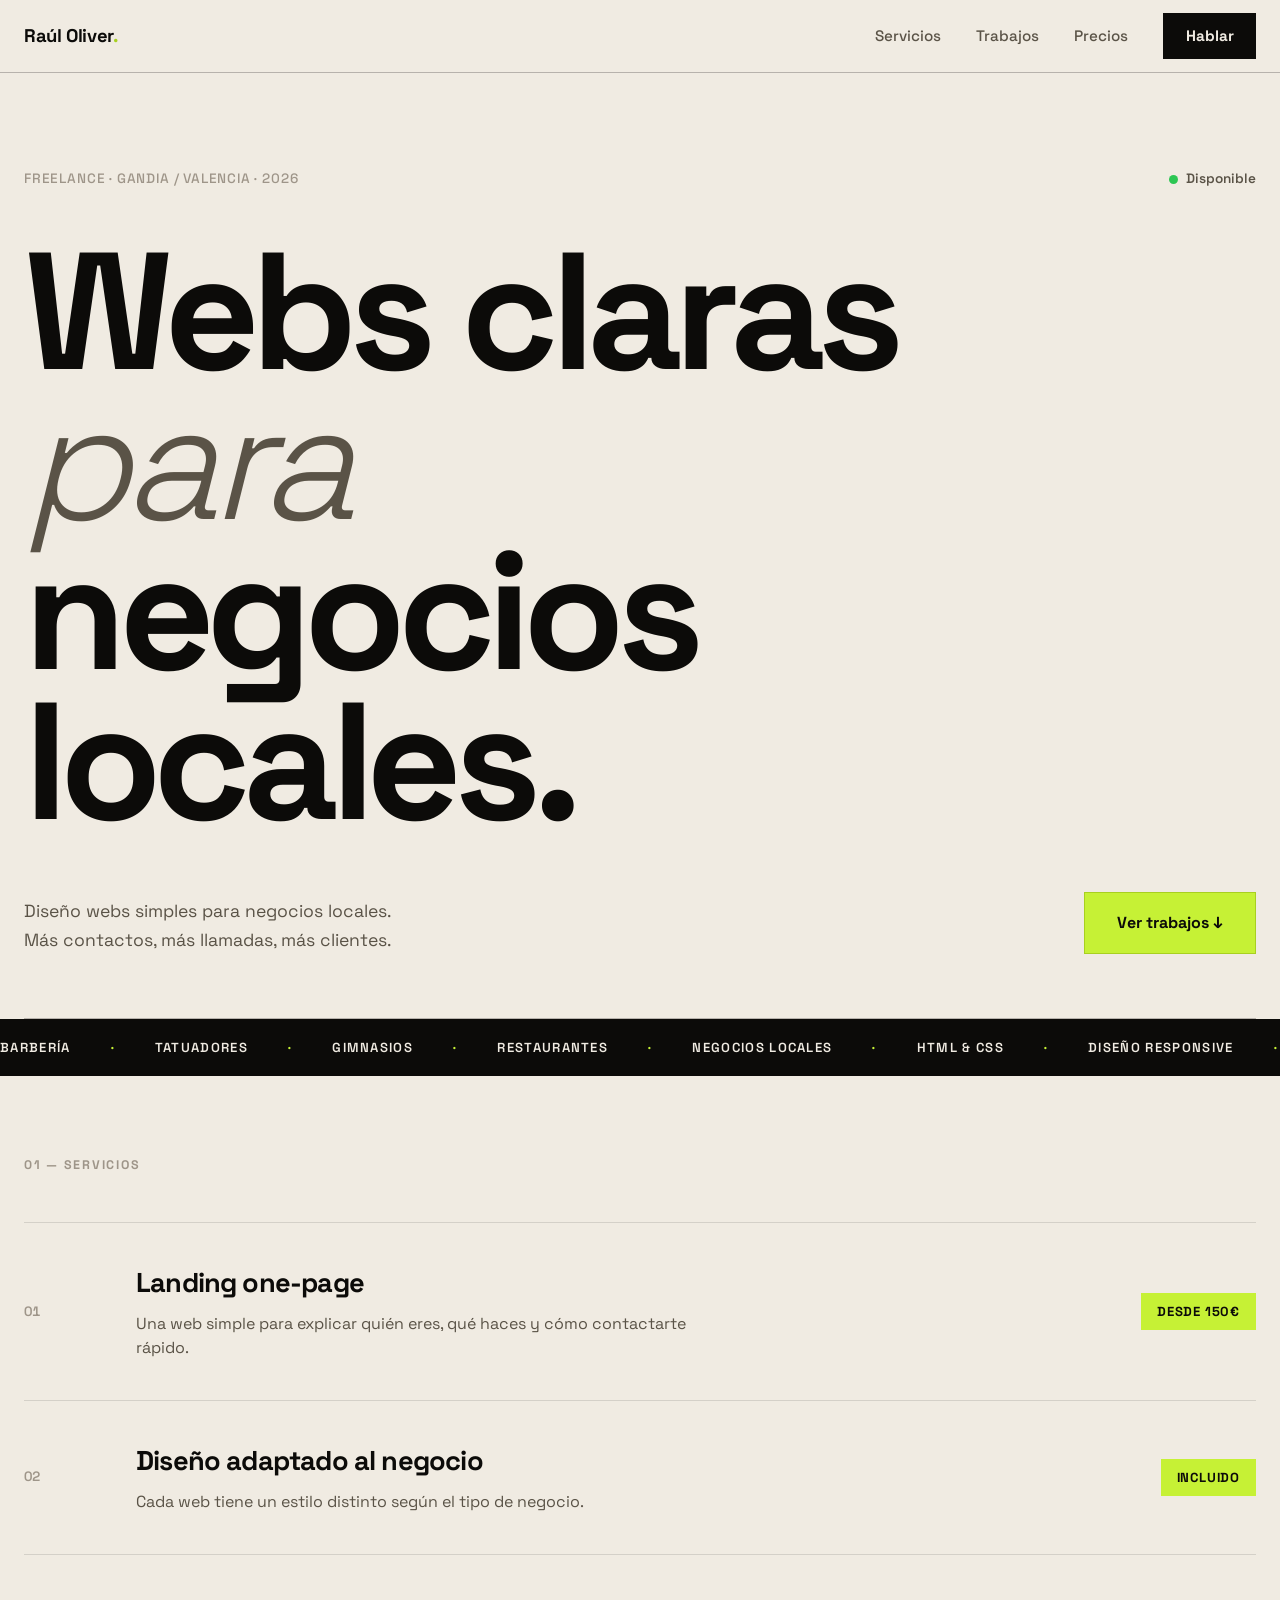
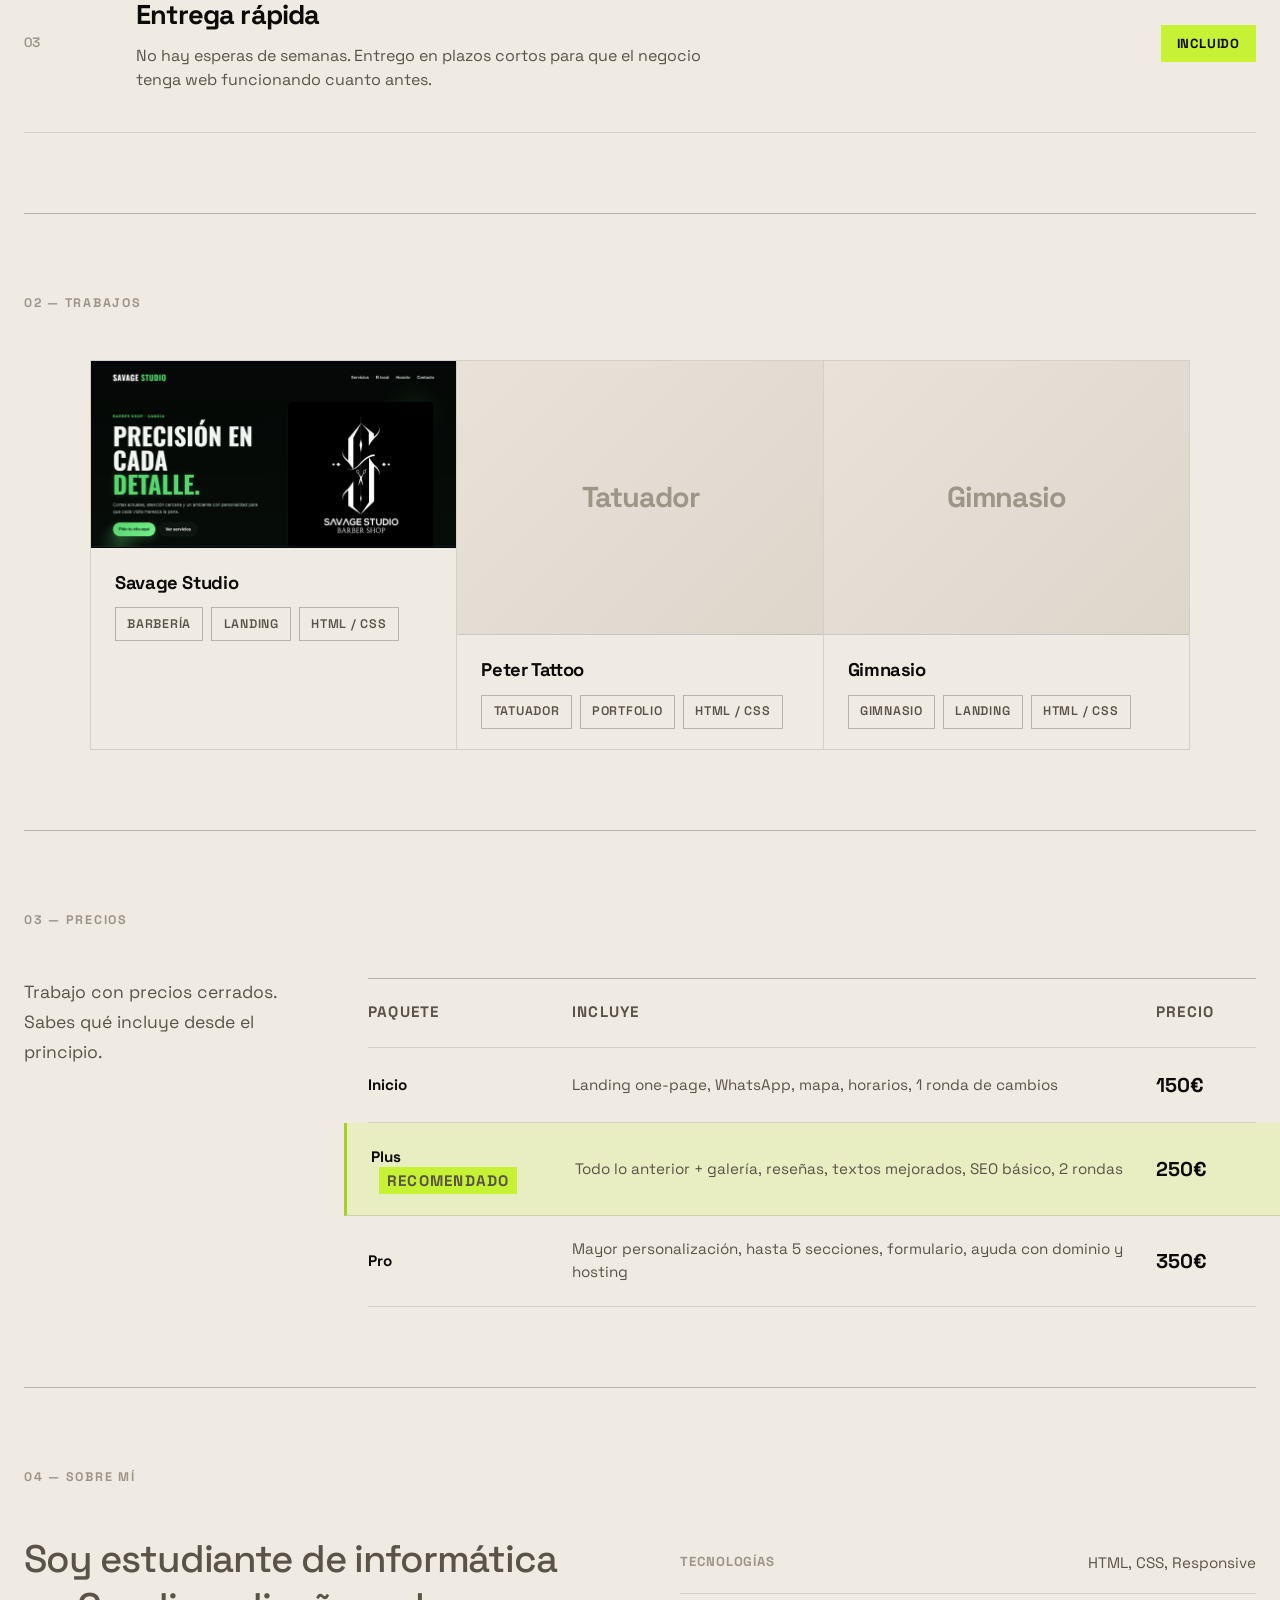
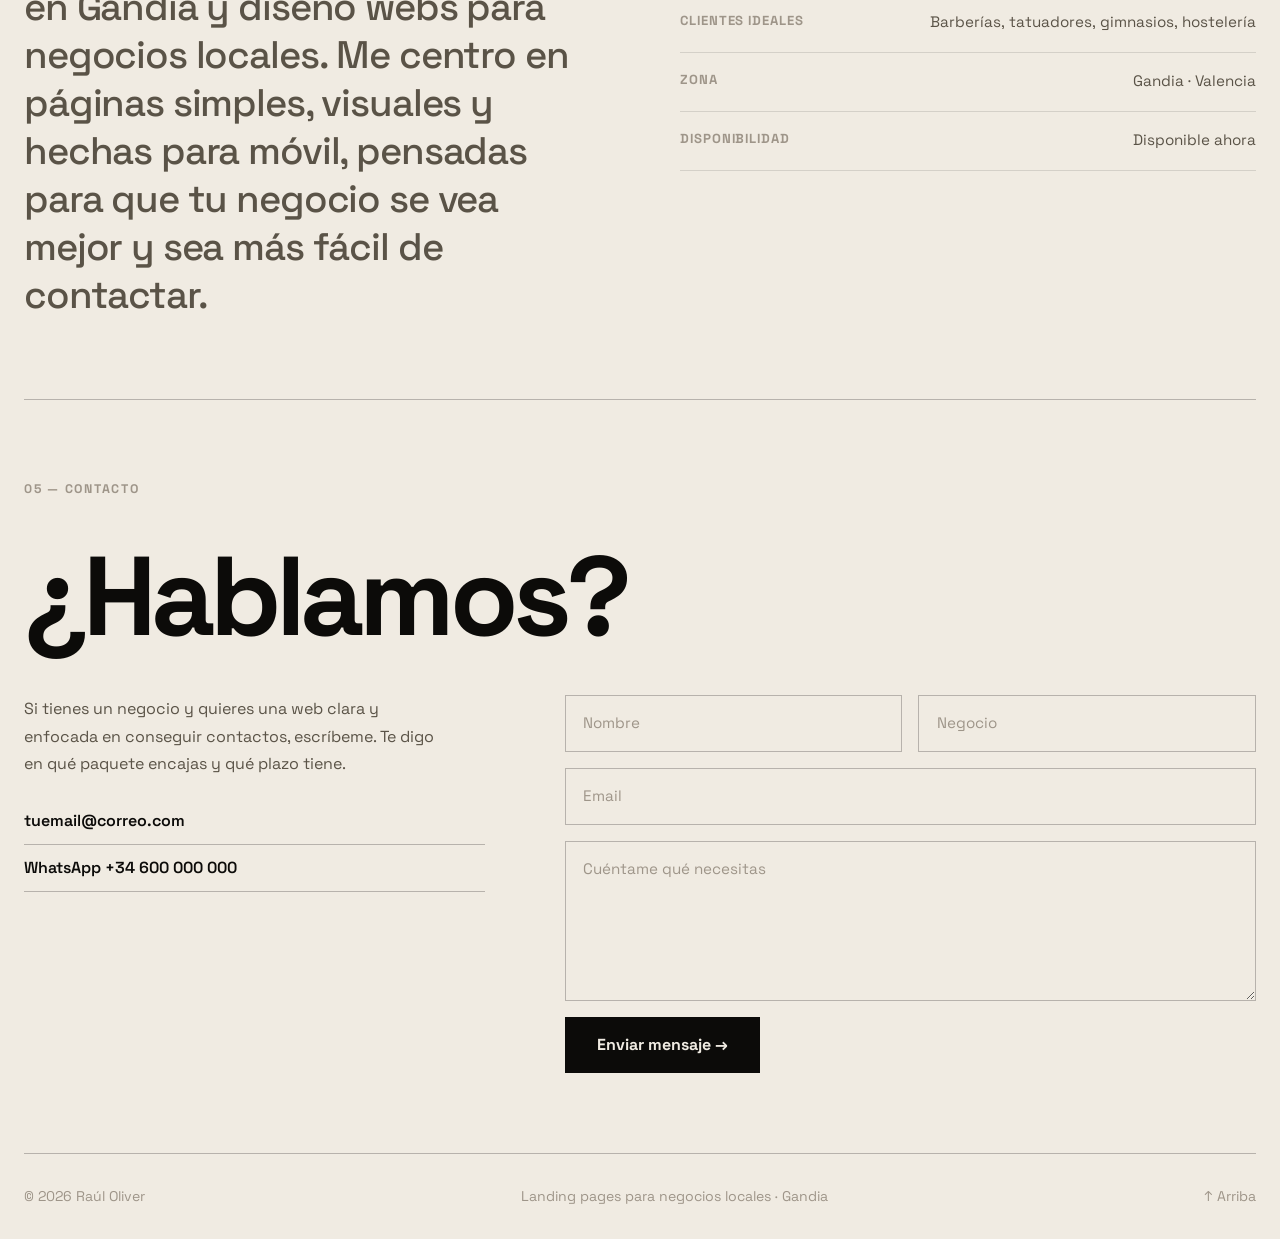
<file: index.html>
<!DOCTYPE html>
<html lang="es">
<head>
  <meta charset="UTF-8" />
  <meta name="viewport" content="width=device-width, initial-scale=1.0" />
  <title>Raúl Oliver · Landing Pages para negocios locales</title>
  <meta name="description" content="Diseño landing pages para negocios locales. Gandia, Valencia." />
  <link rel="preconnect" href="https://fonts.googleapis.com" />
  <link rel="preconnect" href="https://fonts.gstatic.com" crossorigin />
  <link href="https://fonts.googleapis.com/css2?family=Space+Grotesk:wght@300;400;500;600;700&display=swap" rel="stylesheet" />
  <link rel="stylesheet" href="style.css" />
</head>
<body>

  <!-- NAV -->
  <header class="nav-bar">
    <div class="nav-inner">
      <a href="#" class="logo">Raúl Oliver<span class="logo-dot">.</span></a>
      <nav class="main-nav">
        <a href="#servicios">Servicios</a>
        <a href="#trabajos">Trabajos</a>
        <a href="#precios">Precios</a>
        <a href="#contacto" class="nav-pill">Hablar</a>
      </nav>
    </div>
  </header>

  <main>

    <!-- HERO -->
    <section class="hero">
      <div class="hero-top">
        <span class="tag">Freelance · Gandia / Valencia · 2026</span>
        <span class="available"><span class="dot"></span> Disponible</span>
      </div>

      <h1 class="hero-title">
        Webs claras<br />
        <em>para</em><br />
        negocios locales.
      </h1>

      <div class="hero-bottom">
        <p class="hero-sub">
          Diseño webs simples para negocios locales.<br />
          Más contactos, más llamadas, más clientes.
        </p>
        <a href="#trabajos" class="cta-main">Ver trabajos ↓</a>
      </div>
    </section>

    <!-- TICKER -->
    <div class="ticker-wrap">
      <div class="ticker">
        <span>Barbería</span><span class="sep">·</span>
        <span>Tatuadores</span><span class="sep">·</span>
        <span>Gimnasios</span><span class="sep">·</span>
        <span>Restaurantes</span><span class="sep">·</span>
        <span>Negocios locales</span><span class="sep">·</span>
        <span>HTML & CSS</span><span class="sep">·</span>
        <span>Diseño responsive</span><span class="sep">·</span>
        <span>Gandia · Valencia</span><span class="sep">·</span>
        <span>Barbería</span><span class="sep">·</span>
        <span>Tatuadores</span><span class="sep">·</span>
        <span>Gimnasios</span><span class="sep">·</span>
        <span>Restaurantes</span><span class="sep">·</span>
      </div>
    </div>

    <!-- SERVICIOS -->
    <section class="section" id="servicios">
      <div class="section-label">01 — Servicios</div>
      <div class="services-list">

        <div class="service-item">
          <span class="service-num">01</span>
          <div class="service-content">
            <h2>Landing one-page</h2>
            <p>Una web simple para explicar quién eres, qué haces y cómo contactarte rápido.</p>
          </div>
          <span class="service-tag">desde 150€</span>
        </div>

        <div class="service-item">
          <span class="service-num">02</span>
          <div class="service-content">
            <h2>Diseño adaptado al negocio</h2>
            <p>Cada web tiene un estilo distinto según el tipo de negocio.</p>
          </div>
          <span class="service-tag">incluido</span>
        </div>

        <div class="service-item">
          <span class="service-num">03</span>
          <div class="service-content">
            <h2>Entrega rápida</h2>
            <p>No hay esperas de semanas. Entrego en plazos cortos para que el negocio tenga web funcionando cuanto antes.</p>
          </div>
          <span class="service-tag">incluido</span>
        </div>

      </div>
    </section>

    <!-- TRABAJOS -->
   <!-- TRABAJOS -->
<section class="section" id="trabajos">
  <div class="section-label">02 — Trabajos</div>

  <div class="projects-grid">

    <article class="project">
      <a href="https://rzocar.github.io/savage-studio/" class="project-link" target="_blank">
        <div class="project-visual" data-label="">
          <img src="previews/Barberia.png" alt="Landing de barbería Savage Studio">
          <div class="project-overlay">
            <span>Ver →</span>
          </div>
        </div>

        <div class="project-meta">
          <h3>Savage Studio</h3>
          <div class="project-tags">
            <span>Barbería</span>
            <span>Landing</span>
            <span>HTML / CSS</span>
          </div>
        </div>
      </a>
    </article>

    <article class="project">
      <a href="https://rzocar.github.io/tatuador/" class="project-link" target="_blank">
        <div class="project-visual" data-label="Tatuador">
          <div class="project-overlay">
            <span>Ver →</span>
          </div>
        </div>
        <div class="project-meta">
          <h3>Peter Tattoo</h3>
          <div class="project-tags">
            <span>Tatuador</span>
            <span>Portfolio</span>
            <span>HTML / CSS</span>
          </div>
        </div>
      </a>
    </article>

    <article class="project">
      <a href="https://rzocar.github.io/gimnasio/" class="project-link" target="_blank">
        <div class="project-visual" data-label="Gimnasio">
          <div class="project-overlay">
            <span>Ver →</span>
          </div>
        </div>
        <div class="project-meta">
          <h3>Gimnasio</h3>
          <div class="project-tags">
            <span>Gimnasio</span>
            <span>Landing</span>
            <span>HTML / CSS</span>
          </div>
        </div>
      </a>
    </article>

  </div>
</section>


    <!-- PRECIOS -->
    <section class="section" id="precios">
      <div class="section-label">03 — Precios</div>

      <div class="pricing-wrap">

        <div class="pricing-intro">
          <p>Trabajo con precios cerrados.<br />Sabes qué incluye desde el principio.</p>
        </div>

        <div class="pricing-table">
          <div class="pricing-row header-row">
            <span>Paquete</span>
            <span>Incluye</span>
            <span>Precio</span>
          </div>

          <div class="pricing-row">
            <strong>Inicio</strong>
            <span>Landing one-page, WhatsApp, mapa, horarios, 1 ronda de cambios</span>
            <strong class="price-num">150€</strong>
          </div>

          <div class="pricing-row featured-row">
            <strong>Plus <span class="rec-badge">Recomendado</span></strong>
            <span>Todo lo anterior + galería, reseñas, textos mejorados, SEO básico, 2 rondas</span>
            <strong class="price-num">250€</strong>
          </div>

          <div class="pricing-row">
            <strong>Pro</strong>
            <span>Mayor personalización, hasta 5 secciones, formulario, ayuda con dominio y hosting</span>
            <strong class="price-num">350€</strong>
          </div>
        </div>

      </div>
    </section>

    <!-- ABOUT -->
    <section class="section about-section" id="sobre-mi">
      <div class="section-label">04 — Sobre mí</div>

      <div class="about-wrap">
        <div class="about-text">
          <h2>Soy estudiante de informática en Gandia y diseño webs para negocios locales. Me centro en páginas simples, visuales y hechas para móvil, pensadas para que tu negocio se vea mejor y sea más fácil de contactar.</h2>
        </div>
        <div class="about-details">
          <div class="detail-row">
            <span>Tecnologías</span>
            <span>HTML, CSS, Responsive</span>
          </div>
          <div class="detail-row">
            <span>Clientes ideales</span>
            <span>Barberías, tatuadores, gimnasios, hostelería</span>
          </div>
          <div class="detail-row">
            <span>Zona</span>
            <span>Gandia · Valencia</span>
          </div>
          <div class="detail-row">
            <span>Disponibilidad</span>
            <span>Disponible ahora</span>
          </div>
        </div>
      </div>
    </section>

    <!-- CONTACT CTA -->
    <section class="section contact-section" id="contacto">
      <div class="section-label">05 — Contacto</div>

      <div class="contact-wrap">
        <h2 class="contact-title">¿Hablamos?</h2>

        <div class="contact-body">
          <div class="contact-info">
            <p>Si tienes un negocio y quieres una web clara y enfocada en conseguir contactos, escríbeme. Te digo en qué paquete encajas y qué plazo tiene.</p>
            <div class="contact-links">
              <a href="mailto:tuemail@correo.com">tuemail@correo.com</a>
              <a href="https://wa.me/34600000000">WhatsApp +34 600 000 000</a>
            </div>
          </div>

          <form class="form">
            <div class="form-row">
              <input type="text" placeholder="Nombre" />
              <input type="text" placeholder="Negocio" />
            </div>
            <input type="email" placeholder="Email" />
            <textarea rows="5" placeholder="Cuéntame qué necesitas"></textarea>
            <button type="submit">Enviar mensaje →</button>
          </form>
        </div>
      </div>
    </section>

  </main>

  <footer class="site-footer">
    <span>© 2026 Raúl Oliver</span>
    <span>Landing pages para negocios locales · Gandia</span>
    <a href="#top">↑ Arriba</a>
  </footer>

</body>
</html>
</file>
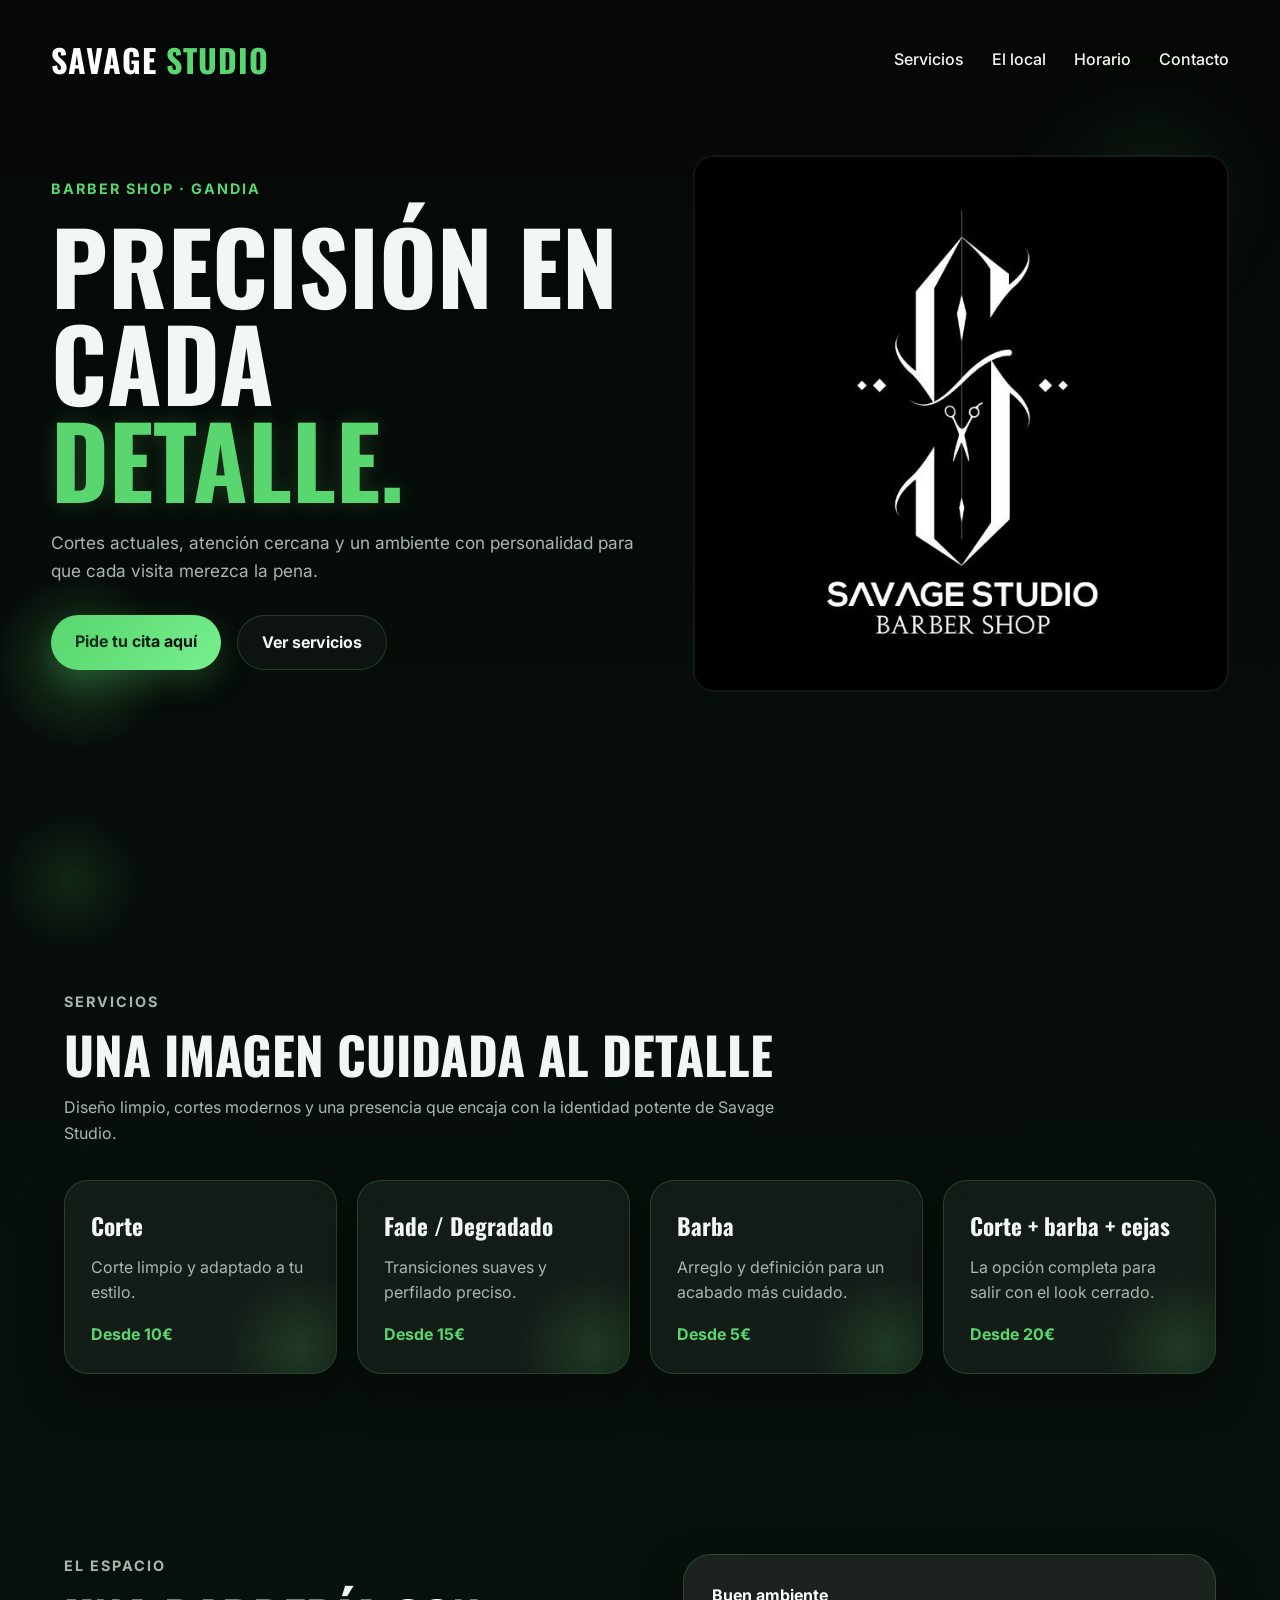
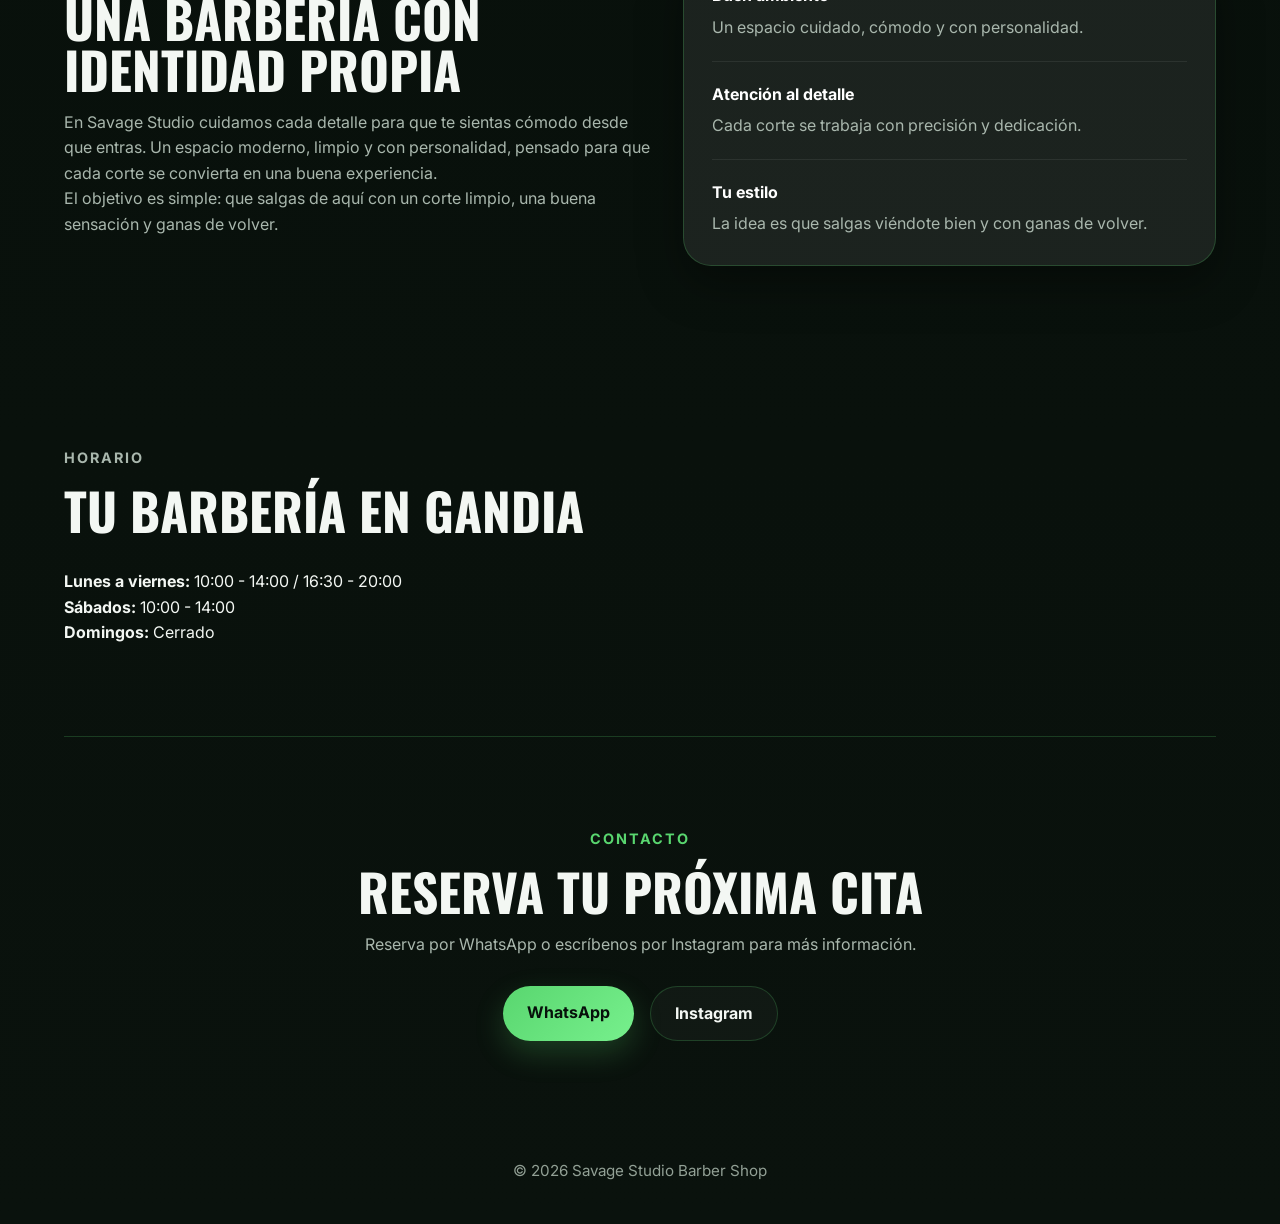
<file: Barbería/index.html>
<!DOCTYPE html>
<html lang="es">
<head>
  <meta charset="UTF-8">
  <meta name="viewport" content="width=device-width, initial-scale=1.0">
  <title>Savage Studio Barber Shop</title>
  <meta name="description" content="Barbería moderna con estilo selvático, cortes precisos y ambiente exclusivo.">
  <link rel="preconnect" href="https://fonts.googleapis.com">
  <link rel="preconnect" href="https://fonts.gstatic.com" crossorigin>
  <link href="https://fonts.googleapis.com/css2?family=Oswald:wght@400;600;700&family=Inter:wght@300;400;500;600;700&display=swap" rel="stylesheet">
  <link rel="stylesheet" href="style.css">
</head>
<body>

  <header class="hero" id="inicio">
    <nav class="navbar">
      <div class="logo">SAVAGE <span>STUDIO</span></div>

      <input type="checkbox" id="menu-toggle" class="menu-toggle">

      <label for="menu-toggle" class="hamburger">
        <span></span>
        <span></span>
        <span></span>
      </label>

      <ul class="nav-links">
        <li><a href="#servicios">Servicios</a></li>
        <li><a href="#espacio">El local</a></li>
        <li><a href="#horario">Horario</a></li>
        <li><a href="#contacto">Contacto</a></li>
      </ul>
    </nav>

    <div class="hero-content">
      <div class="hero-text">
        <p class="tag">BARBER SHOP · GANDIA</p>
        <h1>Precisión en cada<br> <span>detalle.</span></h1>
        <p class="hero-description">
         Cortes actuales, atención cercana y un ambiente con personalidad para que cada visita merezca la pena.
        </p>

        <div class="hero-buttons">
          <a href="#contacto" class="btn btn-primary">Pide tu cita aquí</a>
          <a href="#servicios" class="btn btn-secondary">Ver servicios</a>
        </div>
      </div>

      <div class="hero-card">
        <img src="barberialogo.jpg" alt="Interior de Savage Studio Barber Shop">
      </div>
    </div>
  </header>

  <main>
    <section class="services section" id="servicios">
      <div class="section-intro">
        <p class="mini-title">SERVICIOS</p>
        <h2>Una imagen cuidada al detalle</h2>
        <p>
          Diseño limpio, cortes modernos y una presencia que encaja con la identidad potente de Savage Studio.
        </p>
      </div>

      <div class="services-grid">
        <article class="service-card">
          <h3>Corte</h3>
          <p>Corte limpio y adaptado a tu estilo.</p>
          <span>Desde 10€</span>
        </article>

        <article class="service-card">
          <h3>Fade / Degradado</h3>
          <p>Transiciones suaves y perfilado preciso.</p>
          <span>Desde 15€</span>
        </article>

        <article class="service-card">
          <h3>Barba</h3>
          <p>Arreglo y definición para un acabado más cuidado.</p>
          <span>Desde 5€</span>
        </article>

        <article class="service-card">
          <h3>Corte + barba + cejas</h3>
          <p>La opción completa para salir con el look cerrado.</p>
          <span>Desde 20€</span>
        </article>
      </div>
    </section>

    <section class="space section" id="espacio">
      <div class="space-text">
        <p class="mini-title">EL ESPACIO</p>
        <h2>Una barbería con identidad propia</h2>
        <p>
          En Savage Studio cuidamos cada detalle para que te sientas cómodo desde que entras. Un espacio moderno, limpio y con personalidad, pensado para que cada corte se convierta en una buena experiencia.
        </p>
        <p>
          El objetivo es simple: que salgas de aquí con un corte limpio, una buena sensación y ganas de volver.
        </p>
      </div>

      <div class="space-box">
        <div class="feature">
          <strong>Buen ambiente</strong>
          <p>Un espacio cuidado, cómodo y con personalidad.</p>
        </div>

        <div class="feature">
          <strong>Atención al detalle</strong>
          <p>Cada corte se trabaja con precisión y dedicación.</p>
        </div>

        <div class="feature">
          <strong>Tu estilo</strong>
          <p>La idea es que salgas viéndote bien y con ganas de volver.</p>
        </div>
      </div>
    </section>

    <section class="schedule section" id="horario">
  <div class="section-intro">
    <p class="mini-title">HORARIO</p>
    <h2>Tu barbería en Gandia</h2>
  </div>

  <div class="schedule-box">
    <p><strong>Lunes a viernes:</strong> 10:00 - 14:00 / 16:30 - 20:00</p>
    <p><strong>Sábados:</strong> 10:00 - 14:00</p>
    <p><strong>Domingos:</strong> Cerrado</p>
  </div>
</section>


    <section class="contact section" id="contacto">
      <p class="mini-title">CONTACTO</p>
      <h2>Reserva tu próxima cita</h2>
      <p class="contact-text">
        Reserva por WhatsApp o escríbenos por Instagram para más información.
      </p>

      <div class="contact-buttons">
        <a href="https://wa.me/602571752" class="btn btn-primary">WhatsApp</a>
        <a href="https://www.instagram.com/savage_barberstudio/" class="btn btn-secondary">Instagram</a>
      </div>
    </section>
  </main>

  <footer class="footer">
    <p>© 2026 Savage Studio Barber Shop</p>
  </footer>

</body>
</html>
</file>
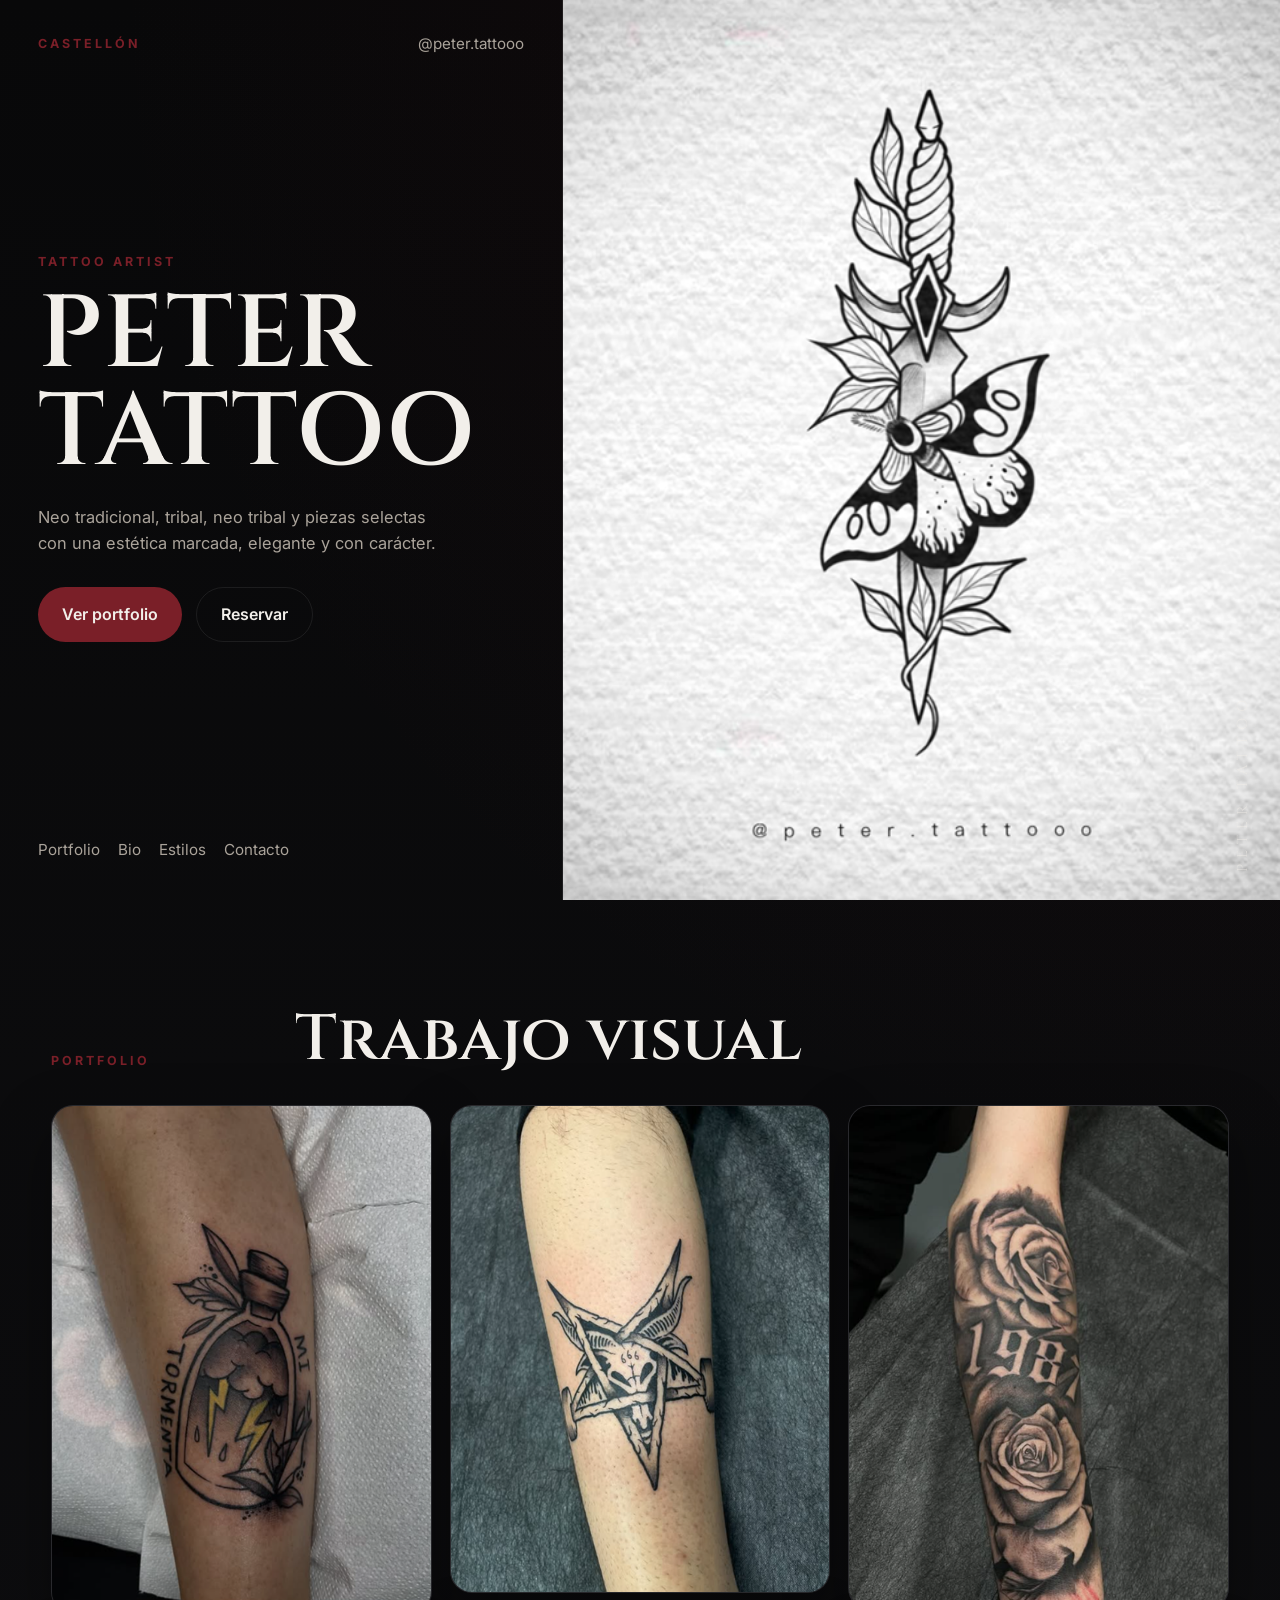
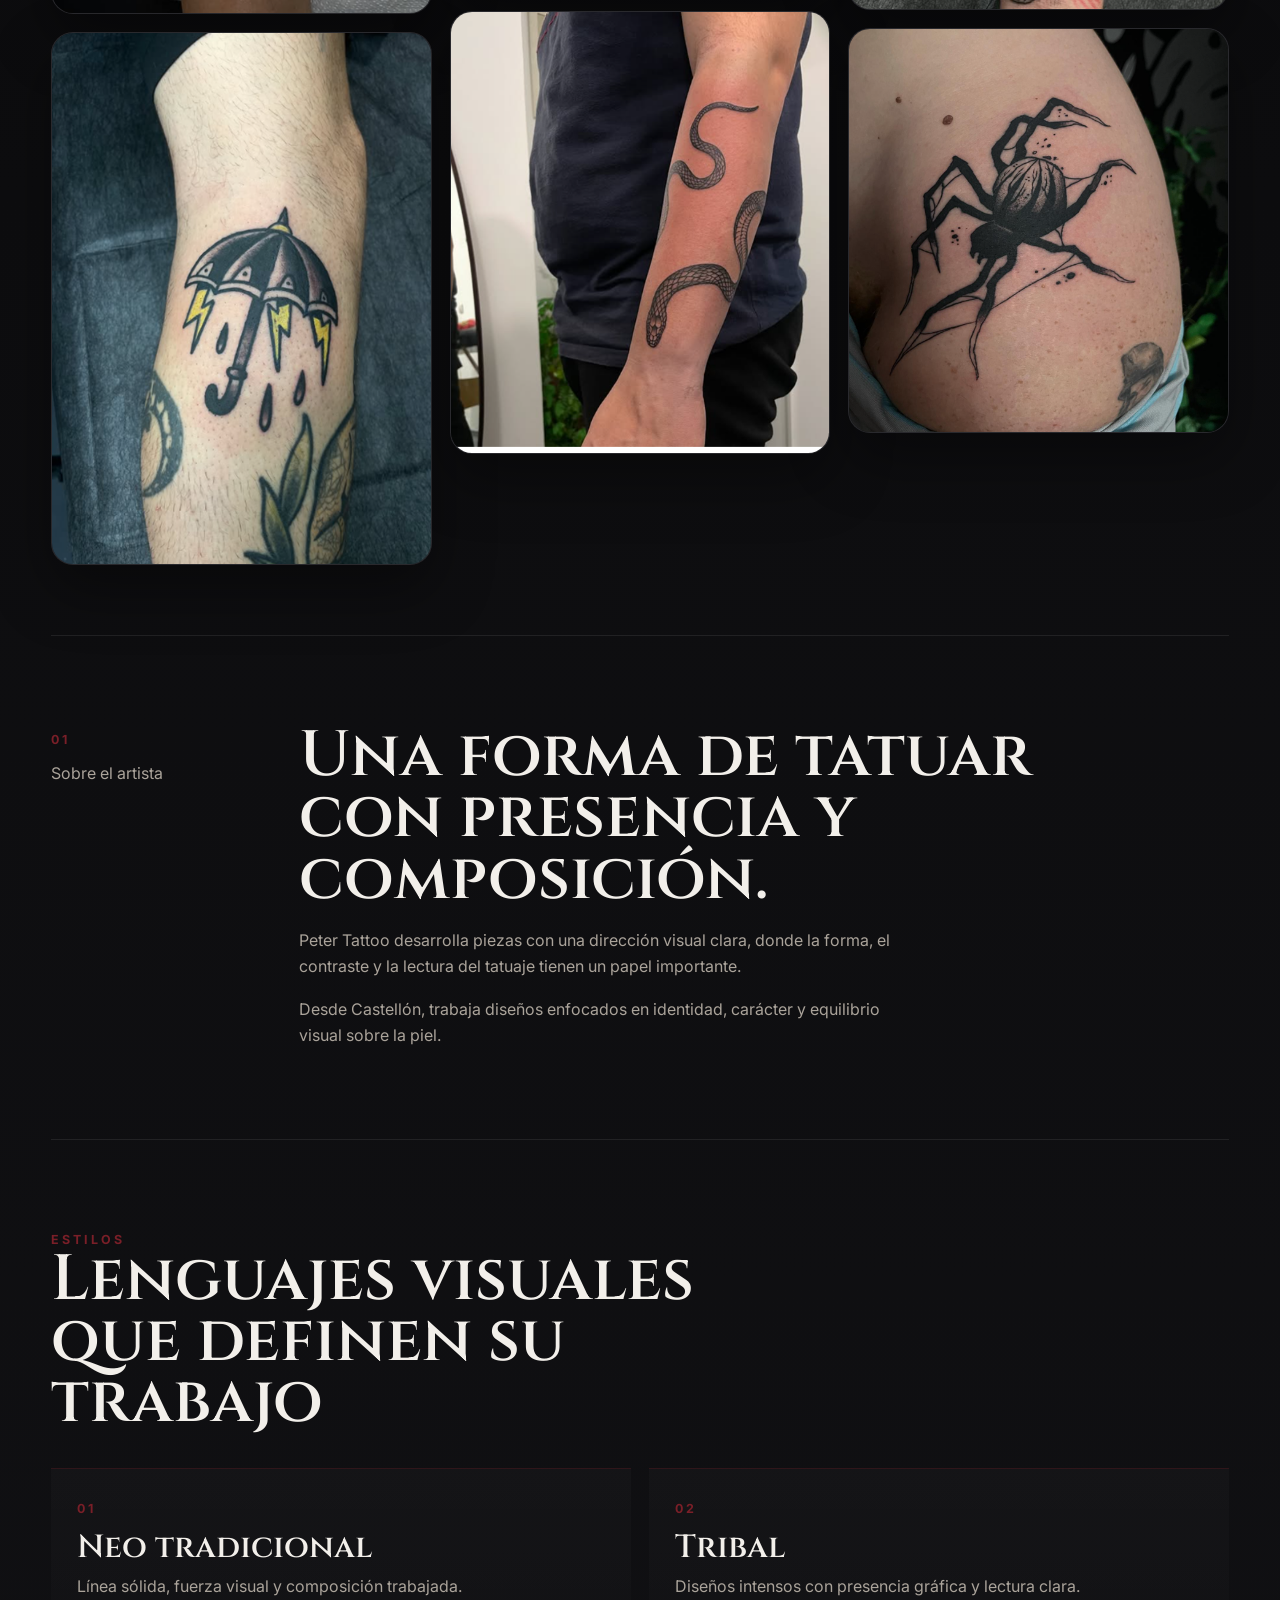
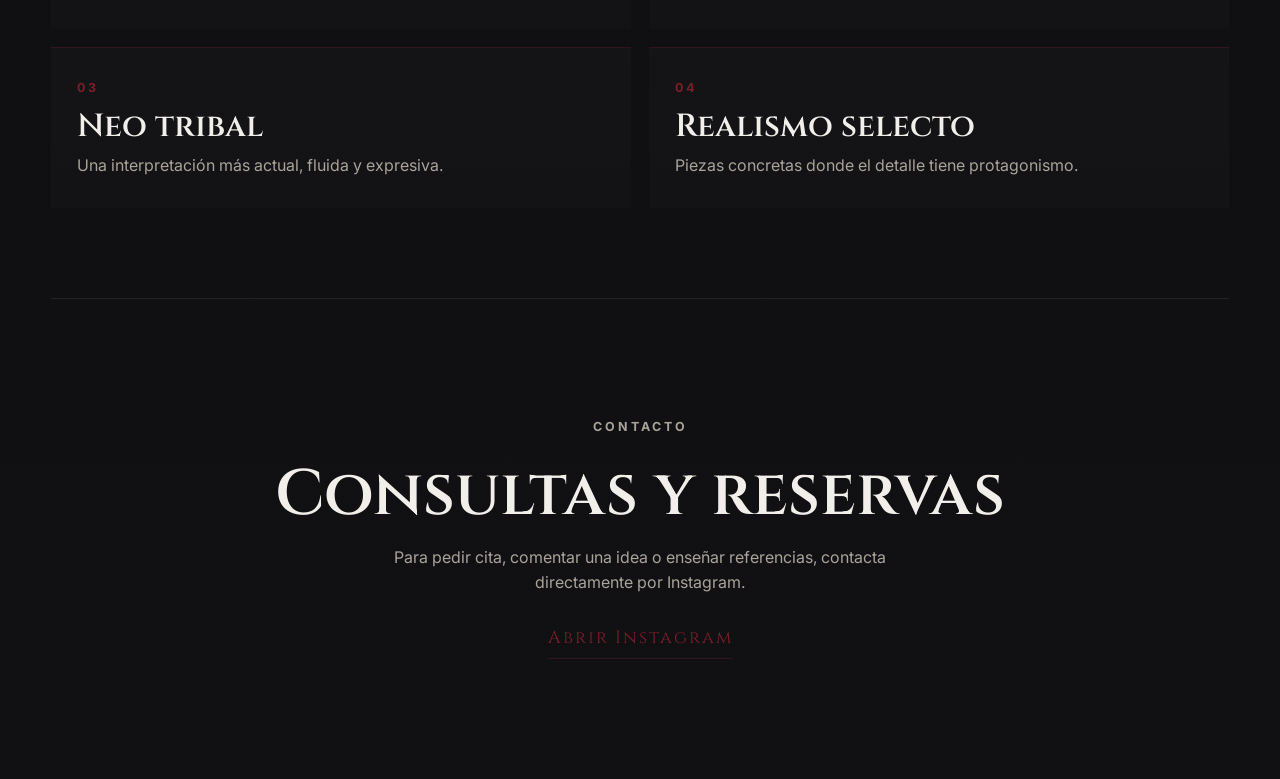
<file: peter.tattoo/index.html>
<!DOCTYPE html>
<html lang="es">
<head>
  <meta charset="UTF-8" />
  <meta name="viewport" content="width=device-width, initial-scale=1.0" />
  <title>Peter Tattoo | Castellón</title>
  <meta
    name="description"
    content="Peter Tattoo, tatuador en Castellón. Neo tradicional, tribal, neo tribal y piezas selectas de realismo."
  />
  <link rel="preconnect" href="https://fonts.googleapis.com" />
  <link rel="preconnect" href="https://fonts.gstatic.com" crossorigin />
  <link href="https://fonts.googleapis.com/css2?family=Cinzel:wght@500;600;700&family=Inter:wght@400;500;600&display=swap" rel="stylesheet" />
  <link rel="stylesheet" href="style.css" />
</head>
<body>

  <header class="split-hero" id="inicio">
    <div class="hero-left">
      <div class="hero-top">
        <p class="location">CASTELLÓN</p>
        <a href="https://www.instagram.com/peter.tattooo/" target="_blank" class="mini-link">@peter.tattooo</a>
      </div>

      <div class="hero-center">
        <p class="eyebrow">TATTOO ARTIST</p>
        <h1>PETER<br>TATTOO</h1>
        <p class="intro">
          Neo tradicional, tribal, neo tribal y piezas selectas con una estética marcada,
          elegante y con carácter.
        </p>

        <div class="hero-actions">
          <a href="#portfolio" class="btn btn-solid">Ver portfolio</a>
          <a href="#contacto" class="btn btn-line">Reservar</a>
        </div>
      </div>

      <div class="hero-bottom">
        <nav class="side-nav">
          <a href="#portfolio">Portfolio</a>
          <a href="#bio">Bio</a>
          <a href="#estilos">Estilos</a>
          <a href="#contacto">Contacto</a>
        </nav>
      </div>
    </div>

    <div class="hero-right">
      <img src="tatuaje_portada.png" alt="Trabajo de Peter Tattoo" />
      <div class="vertical-mark">PETER TATTOO</div>
    </div>
  </header>

  <main>
    <section class="portfolio-block" id="portfolio">
      <div class="portfolio-heading">
        <p class="section-tag">PORTFOLIO</p>
        <h2>Trabajo visual</h2>
      </div>

      <div class="masonry-grid">
        <article class="piece tall">
          <img src="tatuaje_1.png" alt="Tatuaje neo tradicional" />
        </article>
        <article class="piece">
          <img src="tatuaje_2.png" alt="Tatuaje tribal" />
        </article>
        <article class="piece wide">
          <img src="tatuaje_3.png" alt="Tatuaje neo tribal" />
        </article>
        <article class="piece">
          <img src="tatuaje_4.png" alt="Diseño tatuado" />
        </article>
        <article class="piece tall">
          <img src="tatuaje_5.png" alt="Trabajo de Peter Tattoo" />
        </article>
        <article class="piece">
          <img src="tatuaje_6.png" alt="Pieza artística de tatuaje" />
        </article>
      </div>
    </section>

    <section class="bio-block" id="bio">
      <div class="bio-label">
        <span>01</span>
        <p>Sobre el artista</p>
      </div>

      <div class="bio-content">
        <h2>Una forma de tatuar con presencia y composición.</h2>
        <p>
          Peter Tattoo desarrolla piezas con una dirección visual clara, donde la forma,
          el contraste y la lectura del tatuaje tienen un papel importante.
        </p>
        <p>
          Desde Castellón, trabaja diseños enfocados en identidad, carácter y equilibrio
          visual sobre la piel.
        </p>
      </div>
    </section>

    <section class="styles-block" id="estilos">
      <div class="styles-intro">
        <p class="section-tag">ESTILOS</p>
        <h2>Lenguajes visuales que definen su trabajo</h2>
      </div>

      <div class="styles-list">
        <article>
          <span>01</span>
          <h3>Neo tradicional</h3>
          <p>Línea sólida, fuerza visual y composición trabajada.</p>
        </article>

        <article>
          <span>02</span>
          <h3>Tribal</h3>
          <p>Diseños intensos con presencia gráfica y lectura clara.</p>
        </article>

        <article>
          <span>03</span>
          <h3>Neo tribal</h3>
          <p>Una interpretación más actual, fluida y expresiva.</p>
        </article>

        <article>
          <span>04</span>
          <h3>Realismo selecto</h3>
          <p>Piezas concretas donde el detalle tiene protagonismo.</p>
        </article>
      </div>
    </section>

    <section class="contact-block" id="contacto">
      <p class="section-tag">CONTACTO</p>
      <h2>Consultas y reservas</h2>
      <p>
        Para pedir cita, comentar una idea o enseñar referencias,
        contacta directamente por Instagram.
      </p>

      <a href="https://www.instagram.com/peter.tattoo" target="_blank" class="contact-link">
        Abrir Instagram
      </a>
    </section>
  </main>

</body>
</html>
</file>
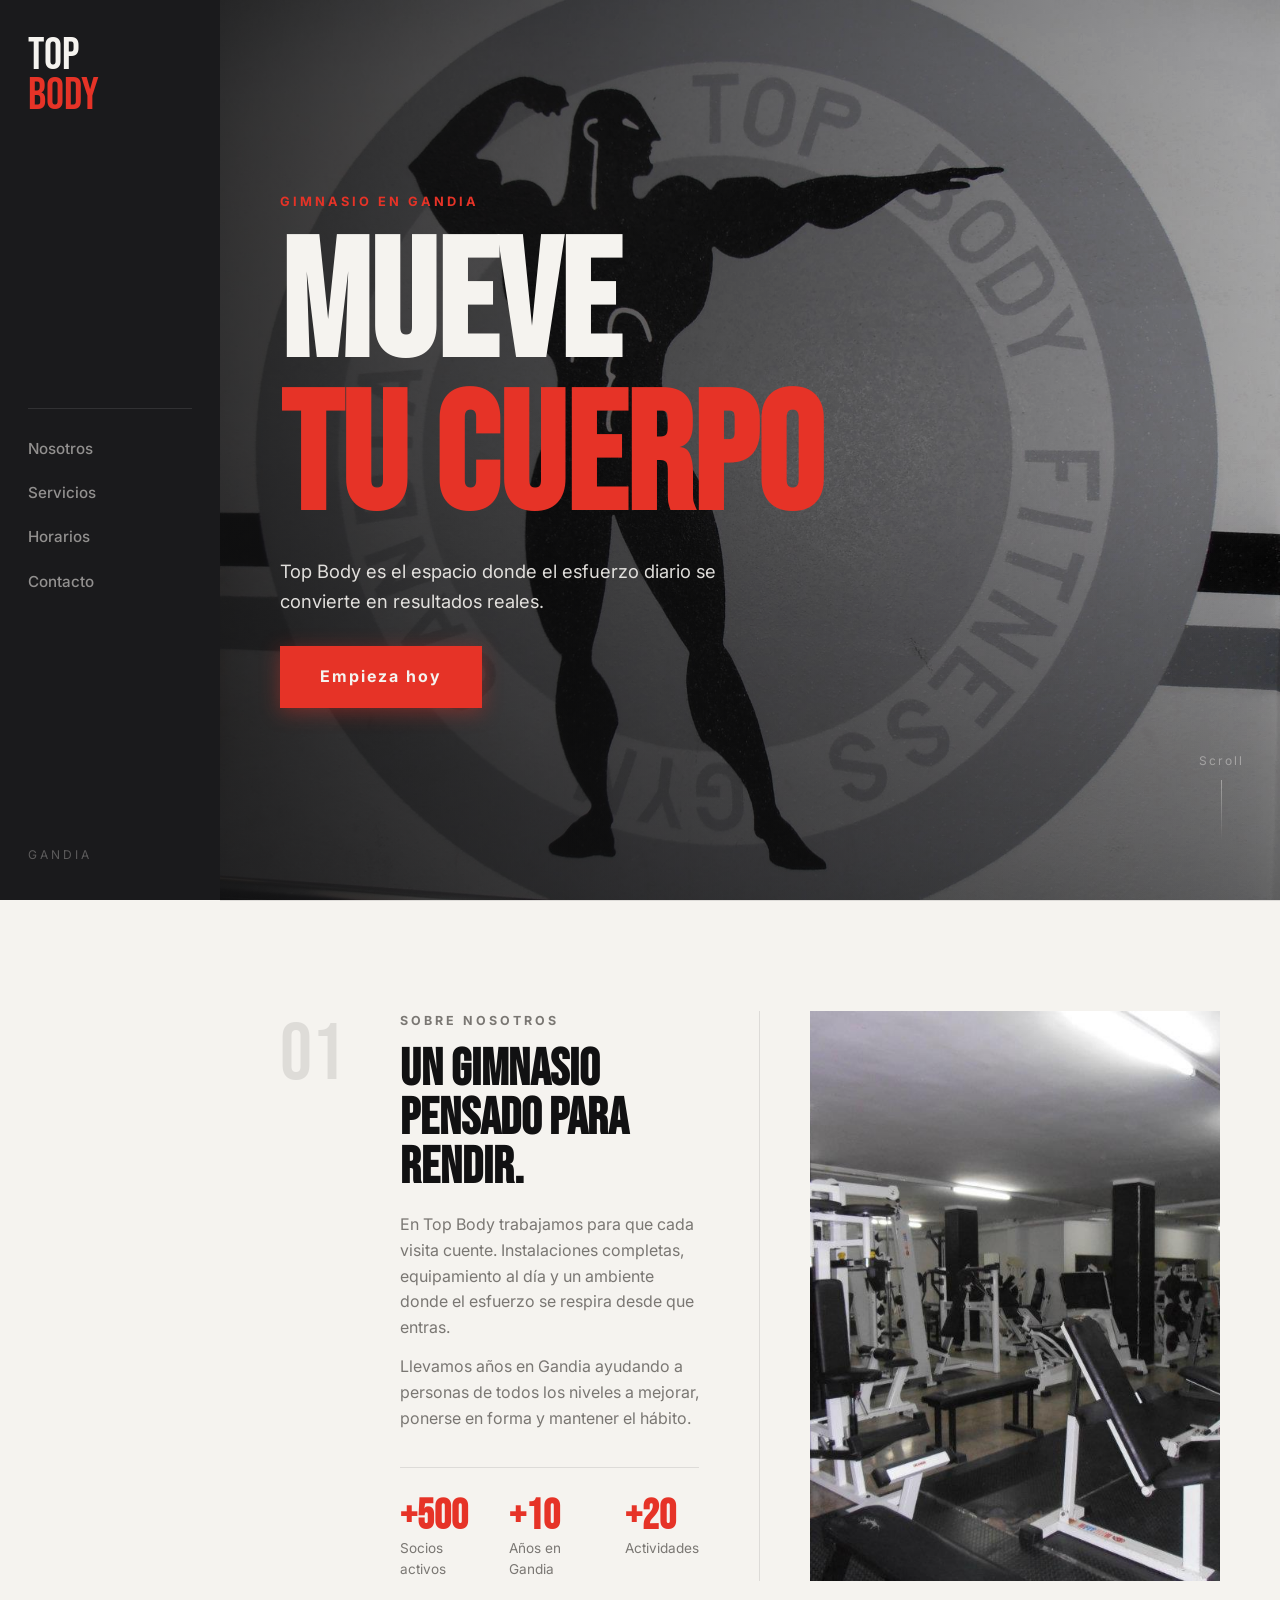
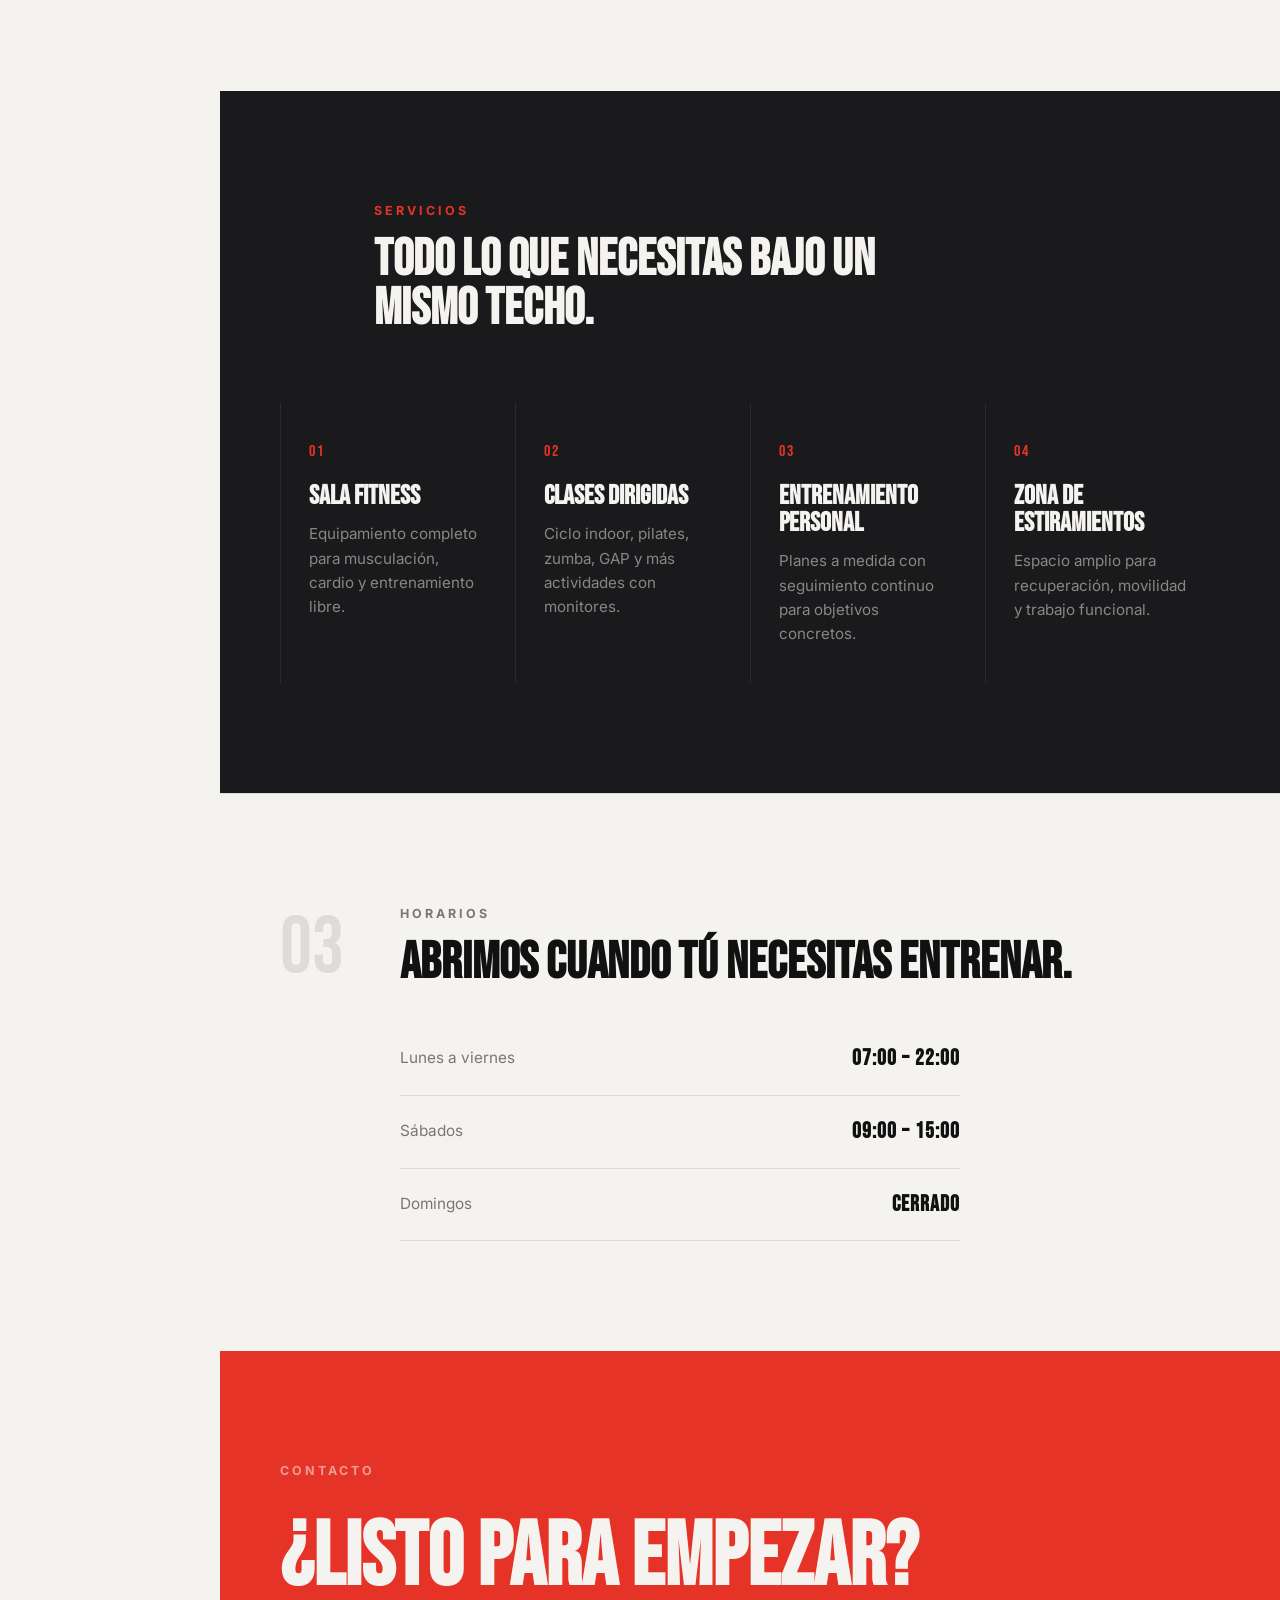
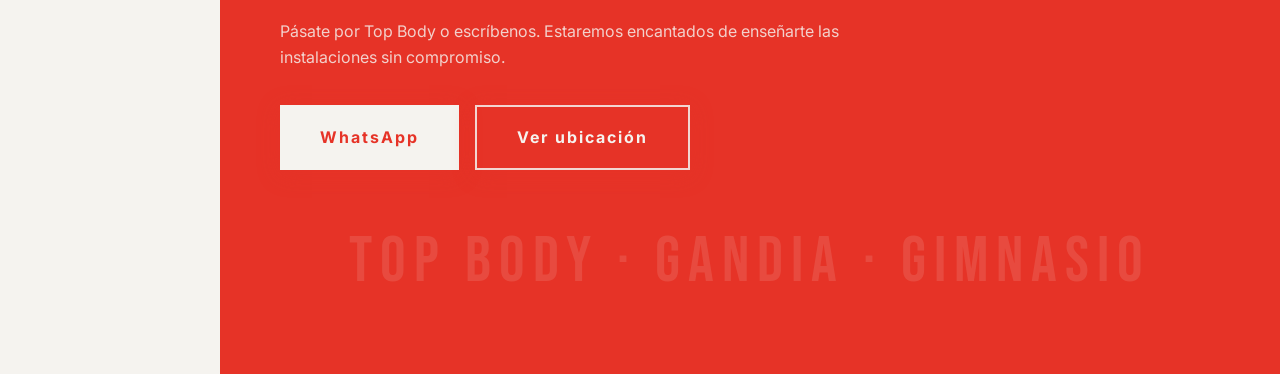
<file: top body/index.html>
<!DOCTYPE html>
<html lang="es">
<head>
  <meta charset="UTF-8" />
  <meta name="viewport" content="width=device-width, initial-scale=1.0" />
  <title>Top Body Gym | Gandia</title>
  <meta name="description" content="Top Body, gimnasio en Gandia. Entrena con nosotros y descubre tu mejor versión." />
  <link rel="preconnect" href="https://fonts.googleapis.com" />
  <link rel="preconnect" href="https://fonts.gstatic.com" crossorigin />
  <link href="https://fonts.googleapis.com/css2?family=Bebas+Neue&family=Inter:wght@400;500;600;700&display=swap" rel="stylesheet" />
  <link rel="stylesheet" href="style.css" />
</head>
<body>

  <aside class="sidebar" id="sidebar">
    <a href="#inicio" class="logo">TOP<br><span>BODY</span></a>

    <nav class="side-menu">
      <a href="#sobre">Nosotros</a>
      <a href="#servicios">Servicios</a>
      <a href="#horarios">Horarios</a>
      <a href="#contacto">Contacto</a>
    </nav>

    <div class="sidebar-bottom">
      <p class="gym-city">GANDIA</p>
    </div>
  </aside>

  <!-- Overlay para cerrar el menú al hacer click fuera -->
  <div class="sidebar-overlay" id="sidebarOverlay"></div>

  <!-- Botón hamburguesa FUERA del sidebar -->
  <button class="menu-toggle" id="menuToggle">☰</button>

  <div class="content">

    <section class="hero" id="inicio">
      <div class="hero-bg">
        <img src="top body portada.jpg" alt="Top Body Gym Gandia" />
        <div class="hero-overlay"></div>
      </div>

      <div class="hero-text">
        <p class="hero-tag">GIMNASIO EN GANDIA</p>
        <h1>MUEVE<br><span>TU CUERPO</span></h1>
        <p class="hero-sub">
          Top Body es el espacio donde el esfuerzo diario
          se convierte en resultados reales.
        </p>
        <a href="#contacto" class="cta-btn">Empieza hoy</a>
      </div>

      <div class="hero-scroll">
        <span>Scroll</span>
        <div class="scroll-line"></div>
      </div>
    </section>

    <section class="sobre" id="sobre">
      <div class="sobre-number">01</div>

      <div class="sobre-content">
        <p class="label">SOBRE NOSOTROS</p>
        <h2>Un gimnasio pensado para rendir.</h2>
        <p>
          En Top Body trabajamos para que cada visita cuente. Instalaciones completas,
          equipamiento al día y un ambiente donde el esfuerzo se respira desde que entras.
        </p>
        <p>
          Llevamos años en Gandia ayudando a personas de todos los niveles a mejorar,
          ponerse en forma y mantener el hábito.
        </p>

        <div class="stats">
          <div class="stat">
            <strong>+500</strong>
            <p>Socios activos</p>
          </div>
          <div class="stat">
            <strong>+10</strong>
            <p>Años en Gandia</p>
          </div>
          <div class="stat">
            <strong>+20</strong>
            <p>Actividades</p>
          </div>
        </div>
      </div>

      <div class="sobre-img">
        <img src="interior top body.jpg" alt="Interior Top Body Gym" />
      </div>
    </section>

    <section class="servicios" id="servicios">
      <div class="servicios-header">
        <div class="servicios-number">02</div>
        <div>
          <p class="label">SERVICIOS</p>
          <h2>Todo lo que necesitas bajo un mismo techo.</h2>
        </div>
      </div>

      <div class="servicios-grid">
        <article class="servicio-card">
          <span class="card-num">01</span>
          <h3>Sala fitness</h3>
          <p>Equipamiento completo para musculación, cardio y entrenamiento libre.</p>
        </article>

        <article class="servicio-card">
          <span class="card-num">02</span>
          <h3>Clases dirigidas</h3>
          <p>Ciclo indoor, pilates, zumba, GAP y más actividades con monitores.</p>
        </article>

        <article class="servicio-card">
          <span class="card-num">03</span>
          <h3>Entrenamiento personal</h3>
          <p>Planes a medida con seguimiento continuo para objetivos concretos.</p>
        </article>

        <article class="servicio-card">
          <span class="card-num">04</span>
          <h3>Zona de estiramientos</h3>
          <p>Espacio amplio para recuperación, movilidad y trabajo funcional.</p>
        </article>
      </div>
    </section>

    <section class="horarios" id="horarios">
      <div class="horarios-number">03</div>

      <div class="horarios-content">
        <p class="label">HORARIOS</p>
        <h2>Abrimos cuando tú necesitas entrenar.</h2>

        <div class="horarios-table">
          <div class="horario-row">
            <span>Lunes a viernes</span>
            <strong>07:00 – 22:00</strong>
          </div>
          <div class="horario-row">
            <span>Sábados</span>
            <strong>09:00 – 15:00</strong>
          </div>
          <div class="horario-row">
            <span>Domingos</span>
            <strong>Cerrado</strong>
          </div>
        </div>
      </div>
    </section>

    <section class="contacto" id="contacto">
      <div class="contacto-inner">
        <p class="label">CONTACTO</p>
        <h2>¿Listo para empezar?</h2>
        <p>Pásate por Top Body o escríbenos. Estaremos encantados de enseñarte las instalaciones sin compromiso.</p>

        <div class="contacto-btns">
          <a href="#" class="cta-btn">WhatsApp</a>
          <a href="#" class="cta-btn cta-outline">Ver ubicación</a>
        </div>
      </div>

      <div class="contacto-tag">
        <span>TOP BODY · GANDIA · GIMNASIO</span>
      </div>
    </section>

  </div>

  <script>
    const toggle = document.getElementById('menuToggle');
    const sidebar = document.getElementById('sidebar');
    const overlay = document.getElementById('sidebarOverlay');

    toggle.addEventListener('click', () => {
      sidebar.classList.toggle('open');
      overlay.classList.toggle('active');
    });

    overlay.addEventListener('click', () => {
      sidebar.classList.remove('open');
      overlay.classList.remove('active');
    });

    // Cierra el menú al hacer click en un enlace (móvil)
    document.querySelectorAll('.side-menu a').forEach(link => {
      link.addEventListener('click', () => {
        sidebar.classList.remove('open');
        overlay.classList.remove('active');
      });
    });
  </script>

</body>
</html>
</file>
<file: style.css>
:root {
  --bg: #f0ebe2;
  --bg-alt: #e8e2d9;
  --ink: #0c0b09;
  --ink-soft: #5a5347;
  --ink-muted: #9e9589;
  --acid: #c6f135;
  --acid-dark: #a8d020;
  --line: rgba(12, 11, 9, 0.12);
  --line-strong: rgba(12, 11, 9, 0.25);
  --r: 0px;
  --container: 1280px;
}

*, *::before, *::after {
  margin: 0;
  padding: 0;
  box-sizing: border-box;
}

html {
  scroll-behavior: smooth;
}

body {
  font-family: "Space Grotesk", sans-serif;
  background: var(--bg);
  color: var(--ink);
  line-height: 1.5;
  overflow-x: hidden;
}

a { text-decoration: none; color: inherit; }
ul { list-style: none; }

/* NAV */
.nav-bar {
  position: sticky;
  top: 0;
  z-index: 100;
  background: var(--bg);
  border-bottom: 1px solid var(--line-strong);
}

.nav-inner {
  width: min(100% - 3rem, var(--container));
  margin: 0 auto;
  display: flex;
  align-items: center;
  justify-content: space-between;
  min-height: 72px;
}

.logo {
  font-size: 1.15rem;
  font-weight: 700;
  letter-spacing: -0.02em;
}

.logo-dot {
  color: var(--acid-dark);
}

.main-nav {
  display: flex;
  align-items: center;
  gap: 2.2rem;
}

.main-nav a {
  font-size: 0.95rem;
  font-weight: 500;
  color: var(--ink-soft);
  transition: color 0.2s;
}

.main-nav a:hover { color: var(--ink); }

.nav-pill {
  padding: 0.75rem 1.4rem;
  background: var(--ink) !important;
  color: var(--bg) !important;
  font-weight: 700 !important;
  transition: background 0.2s !important;
}

.nav-pill:hover {
  background: var(--acid-dark) !important;
  color: var(--ink) !important;
}

/* HERO */
.hero {
  width: min(100% - 3rem, var(--container));
  margin: 0 auto;
  padding: 6rem 0 4rem;
  border-bottom: 1px solid var(--line-strong);
}

.hero-top {
  display: flex;
  justify-content: space-between;
  align-items: center;
  margin-bottom: 3rem;
}

.tag {
  font-size: 0.85rem;
  font-weight: 500;
  color: var(--ink-muted);
  letter-spacing: 0.06em;
  text-transform: uppercase;
}

.available {
  display: flex;
  align-items: center;
  gap: 0.5rem;
  font-size: 0.85rem;
  font-weight: 600;
  color: var(--ink-soft);
}

.dot {
  width: 9px;
  height: 9px;
  border-radius: 50%;
  background: #2dc653;
  flex-shrink: 0;
  animation: pulse 2s infinite;
}

@keyframes pulse {
  0%, 100% { opacity: 1; }
  50% { opacity: 0.4; }
}

.hero-title {
  font-size: clamp(5.5rem, 13vw, 11rem);
  line-height: 0.9;
  letter-spacing: -0.05em;
  font-weight: 700;
  margin-bottom: 3.5rem;
}

.hero-title em {
  font-style: italic;
  font-weight: 300;
  color: var(--ink-soft);
}

.hero-bottom {
  display: flex;
  justify-content: space-between;
  align-items: flex-end;
  gap: 2rem;
}

.hero-sub {
  font-size: 1.1rem;
  color: var(--ink-soft);
  max-width: 40ch;
  line-height: 1.6;
}

.cta-main {
  flex-shrink: 0;
  display: inline-flex;
  align-items: center;
  gap: 0.4rem;
  padding: 1.1rem 2rem;
  background: var(--acid);
  color: var(--ink);
  font-weight: 700;
  font-size: 1rem;
  border: 1px solid var(--acid-dark);
  transition: background 0.2s, transform 0.2s;
  white-space: nowrap;
}

.cta-main:hover {
  background: var(--acid-dark);
  transform: translateY(-2px);
}

/* TICKER */
.ticker-wrap {
  overflow: hidden;
  border-bottom: 1px solid var(--line-strong);
  background: var(--ink);
  padding: 1rem 0;
}

.ticker {
  display: inline-flex;
  gap: 2.5rem;
  white-space: nowrap;
  animation: scroll 18s linear infinite;
}

.ticker span {
  font-size: 0.82rem;
  font-weight: 600;
  letter-spacing: 0.1em;
  text-transform: uppercase;
  color: var(--bg);
}

.ticker .sep {
  color: var(--acid);
}

@keyframes scroll {
  from { transform: translateX(0); }
  to { transform: translateX(-50%); }
}

/* SECTIONS */
.section {
  width: min(100% - 3rem, var(--container));
  margin: 0 auto;
  padding: 5rem 0;
  border-bottom: 1px solid var(--line-strong);
}

.section-label {
  font-size: 0.78rem;
  font-weight: 700;
  letter-spacing: 0.14em;
  text-transform: uppercase;
  color: var(--ink-muted);
  margin-bottom: 3rem;
}

/* SERVICES */
.services-list {
  display: flex;
  flex-direction: column;
}

.service-item {
  display: grid;
  grid-template-columns: 80px 1fr auto;
  align-items: center;
  gap: 2rem;
  padding: 2.5rem 0;
  border-top: 1px solid var(--line);
  transition: background 0.2s;
}

.service-item:last-child { border-bottom: 1px solid var(--line); }
.service-item:hover { background: rgba(198, 241, 53, 0.12); }

.service-num {
  font-size: 0.85rem;
  font-weight: 600;
  color: var(--ink-muted);
  font-variant-numeric: tabular-nums;
}

.service-content h2 {
  font-size: 1.7rem;
  font-weight: 700;
  letter-spacing: -0.03em;
  margin-bottom: 0.5rem;
}

.service-content p {
  color: var(--ink-soft);
  max-width: 58ch;
}

.service-tag {
  font-size: 0.82rem;
  font-weight: 700;
  letter-spacing: 0.06em;
  text-transform: uppercase;
  padding: 0.55rem 1rem;
  background: var(--acid);
  color: var(--ink);
  white-space: nowrap;
}

/* PROJECTS */
.projects-grid {
  display: grid;
  grid-template-columns: repeat(3, minmax(0, 1fr));
  max-width: 1100px;
  margin: 0 auto;
  gap: 0;
  border-top: 1px solid var(--line);
  border-left: 1px solid var(--line);
}

.project {
  max-width: none;
  border-right: 1px solid var(--line);
  border-bottom: 1px solid var(--line);
}

.project-visual {
  position: relative;
  background:
    linear-gradient(135deg, var(--bg-alt), #ddd6cb);
  display: flex;
  align-items: center;
  justify-content: center;
  font-size: 1.8rem;
  font-weight: 700;
  letter-spacing: -0.04em;
  color: var(--ink-muted);
  overflow: hidden;
  border-bottom: 1px solid var(--line);
}

.project-visual::after {
  content: attr(data-label);
}

.project-overlay {
  position: absolute;
  inset: 0;
  background: rgba(198, 241, 53, 0.92);
  display: flex;
  align-items: center;
  justify-content: center;
  opacity: 0;
  transition: opacity 0.3s;
}

.project:hover .project-overlay { opacity: 1; }

.project-link {
  font-size: 1.3rem;
  font-weight: 700;
  color: var(--ink);
}

.project-meta {
  padding: 1.3rem 1.5rem;
}

.project-meta h3 {
  font-size: 1.15rem;
  font-weight: 700;
  margin-bottom: 0.7rem;
  letter-spacing: -0.02em;
}

.project-tags {
  display: flex;
  flex-wrap: wrap;
  gap: 0.5rem;
}

.project-tags span {
  font-size: 0.78rem;
  font-weight: 600;
  padding: 0.4rem 0.7rem;
  border: 1px solid var(--line-strong);
  color: var(--ink-soft);
  text-transform: uppercase;
  letter-spacing: 0.06em;
}



/* Miniatura viva dentro del proyecto */
.project-link {
  display: block;
  text-decoration: none;
  color: inherit;
}

.project-visual {
  position: relative;
  aspect-ratio: 4 / 3;
  background:
    linear-gradient(135deg, var(--bg-alt), #ddd6cb);
  overflow: hidden;
  border-bottom: 1px solid var(--line);
  display: flex;
  align-items: center;
  justify-content: center;
}

.project-visual img {
  width: 100%;
  height: auto%;
  object-fit: contain;
  transition: transform 0.25s ease;
}

/* Miniatura viva dentro del proyecto */
.project-link {
  display: block;
  text-decoration: none;
  color: inherit;
}


/* Zoom‑out suave al pasar el ratón */
.project:hover .project-visual img {
  transform: scale(0.9);
}


/* PRICING */
.pricing-wrap {
  display: grid;
  grid-template-columns: 280px 1fr;
  gap: 4rem;
  align-items: start;
}

.pricing-intro p {
  font-size: 1.1rem;
  color: var(--ink-soft);
  line-height: 1.7;
}

.pricing-table {
  display: flex;
  flex-direction: column;
  border-top: 1px solid var(--line-strong);
}

.pricing-row {
  display: grid;
  grid-template-columns: 180px 1fr 100px;
  gap: 1.5rem;
  align-items: center;
  padding: 1.4rem 0;
  border-bottom: 1px solid var(--line);
}

.header-row {
  font-size: 0.78rem;
  font-weight: 700;
  text-transform: uppercase;
  letter-spacing: 0.1em;
  color: var(--ink-muted);
}

.pricing-row span, .pricing-row strong {
  font-size: 0.95rem;
  color: var(--ink-soft);
}

.pricing-row strong {
  color: var(--ink);
  font-weight: 700;
}

.price-num {
  font-size: 1.25rem !important;
  font-weight: 700 !important;
  color: var(--ink) !important;
}

.featured-row {
  background: rgba(198, 241, 53, 0.18);
  margin: 0 -1.5rem;
  padding: 1.4rem 1.5rem;
  border-left: 3px solid var(--acid-dark);
}

.rec-badge {
  font-size: 0.7rem;
  font-weight: 700;
  text-transform: uppercase;
  letter-spacing: 0.08em;
  background: var(--acid);
  color: var(--ink);
  padding: 0.25rem 0.5rem;
  margin-left: 0.5rem;
  vertical-align: middle;
}

/* ABOUT */
.about-wrap {
  display: grid;
  grid-template-columns: 1fr 1fr;
  gap: 5rem;
  align-items: start;
}

.about-text h2 {
  font-size: clamp(1.6rem, 3vw, 2.4rem);
  font-weight: 500;
  line-height: 1.25;
  letter-spacing: -0.03em;
  color: var(--ink-soft);
}

.detail-row {
  display: flex;
  justify-content: space-between;
  gap: 2rem;
  padding: 1.1rem 0;
  border-bottom: 1px solid var(--line);
  font-size: 0.95rem;
}

.detail-row > span:first-child {
  font-weight: 700;
  color: var(--ink-muted);
  white-space: nowrap;
  font-size: 0.82rem;
  text-transform: uppercase;
  letter-spacing: 0.07em;
}

.detail-row > span:last-child {
  color: var(--ink-soft);
  text-align: right;
}

/* CONTACT */
.contact-wrap { display: flex; flex-direction: column; gap: 3rem; }

.contact-title {
  font-size: clamp(4rem, 9vw, 7rem);
  font-weight: 700;
  letter-spacing: -0.05em;
  line-height: 0.9;
}

.contact-body {
  display: grid;
  grid-template-columns: 1fr 1.5fr;
  gap: 5rem;
  align-items: start;
}

.contact-info p {
  color: var(--ink-soft);
  max-width: 42ch;
  line-height: 1.7;
  margin-bottom: 2rem;
}

.contact-links {
  display: flex;
  flex-direction: column;
  gap: 0.7rem;
}

.contact-links a {
  font-weight: 600;
  font-size: 1rem;
  color: var(--ink);
  border-bottom: 1px solid var(--line-strong);
  padding-bottom: 0.7rem;
  transition: color 0.2s;
}

.contact-links a:hover { color: var(--acid-dark); }

/* FORM */
.form { display: flex; flex-direction: column; gap: 1rem; }

.form-row {
  display: grid;
  grid-template-columns: 1fr 1fr;
  gap: 1rem;
}

.form input,
.form textarea {
  width: 100%;
  padding: 1rem 1.1rem;
  background: transparent;
  border: 1px solid var(--line-strong);
  color: var(--ink);
  font: inherit;
  font-size: 0.95rem;
  transition: border-color 0.2s, box-shadow 0.2s;
}

.form input::placeholder,
.form textarea::placeholder { color: var(--ink-muted); }

.form input:focus,
.form textarea:focus {
  outline: none;
  border-color: var(--acid-dark);
  box-shadow: 0 0 0 3px rgba(168, 208, 32, 0.2);
}

.form textarea { resize: vertical; min-height: 160px; }

.form button {
  align-self: flex-start;
  padding: 1rem 2rem;
  background: var(--ink);
  color: var(--bg);
  border: none;
  font: inherit;
  font-weight: 700;
  font-size: 1rem;
  cursor: pointer;
  transition: background 0.2s, transform 0.2s;
}

.form button:hover {
  background: var(--acid-dark);
  color: var(--ink);
  transform: translateY(-2px);
}

/* FOOTER */
.site-footer {
  width: min(100% - 3rem, var(--container));
  margin: 0 auto;
  padding: 2rem 0;
  display: flex;
  justify-content: space-between;
  align-items: center;
  gap: 1rem;
  flex-wrap: wrap;
  font-size: 0.88rem;
  color: var(--ink-muted);
}

.site-footer a:hover { color: var(--ink); }

/* RESPONSIVE */
@media (max-width: 1000px) {
  .hero-title { font-size: clamp(4rem, 12vw, 7rem); }
  .pricing-wrap { grid-template-columns: 1fr; gap: 2.5rem; }
  .about-wrap { grid-template-columns: 1fr; gap: 3rem; }
  .contact-body { grid-template-columns: 1fr; gap: 3rem; }
  .pricing-row { grid-template-columns: 1fr 1fr; }
  .header-row span:nth-child(2),
  .pricing-row span:nth-child(2) { display: none; }
}

@media (max-width: 768px) {
  .service-item { grid-template-columns: 50px 1fr; }
  .service-tag { display: none; }
  .form-row { grid-template-columns: 1fr; }
  .main-nav { gap: 1.2rem; }
}

@media (max-width: 520px) {
  .hero-title { font-size: 3.2rem; }
  .hero-top { flex-direction: column; align-items: flex-start; gap: 0.5rem; }
  .contact-title { font-size: 3.5rem; }
  .site-footer { flex-direction: column; align-items: flex-start; }
}

/* DEBUG TRABAJOS: forzar 3 columnas sí o sí */
#trabajos .projects-grid {
  display: grid !important;
  grid-template-columns: repeat(3, 1fr) !important;
  gap: 0 !important;
}

/* Miniatura barbería: ver la imagen completa */
#trabajos .project:first-child .project-visual {
  aspect-ratio: auto;      /* quitamos la relación fija */
  background: #000;        /* fondo neutro */
}

#trabajos .project:first-child .project-visual img {
  width: 100%;
  height: auto;
  object-fit: contain;
  display: block;
}
</file>
<file: Barbería/style.css>
:root {
  --bg: #07110b;
  --bg-2: #0d1811;
  --panel: rgba(255, 255, 255, 0.05);
  --panel-strong: rgba(255, 255, 255, 0.08);
  --text: #f3f7f3;
  --muted: #a9b7ad;
  --green: #59d66f;
  --green-2: #2b8b45;
  --border: rgba(89, 214, 111, 0.22);
  --shadow: 0 18px 45px rgba(0, 0, 0, 0.35);
}

* {
  margin: 0;
  padding: 0;
  box-sizing: border-box;
}

html {
  scroll-behavior: smooth;
}

body {
   font-family: "Inter", sans-serif;
  background:
    linear-gradient(180deg, #050806 0%, #08100b 45%, #0a120d 100%);
  color: var(--text);
  line-height: 1.6;
}

img {
  max-width: 100%;
  display: block;
}

a {
  text-decoration: none;
}

.menu-toggle {
  display: none;
}

.hamburger {
  display: none;
  width: 46px;
  height: 46px;
  border: 1px solid var(--border);
  border-radius: 12px;
  background: rgba(255, 255, 255, 0.04);
  cursor: pointer;
  align-items: center;
  justify-content: center;
  flex-direction: column;
  gap: 5px;
  transition: 0.25s ease;
}

.hamburger span {
  display: block;
  width: 20px;
  height: 2px;
  background: #ffffff;
  border-radius: 999px;
  transition: 0.25s ease;
}


.section {
  width: min(1200px, 90%);
  margin: 0 auto;
  padding: 90px 0;
}

.hero {
  min-height: 100vh;
  width: min(1300px, 92%);
  margin: 0 auto;
  padding: 24px 0 60px;
  position: relative;
}

.hero::before {
   content: "";
  position: absolute;
  width: 140px;
  height: 140px;
  left: -50px;
  bottom: -50px;
  background: radial-gradient(circle, rgba(89, 214, 111, 0.12), transparent 70%);
}

.hero::after {
  content: "";
  position: absolute;
  width: 220px;
  height: 220px;
  right: -30px;
  top: 80px;
  background: radial-gradient(circle, rgba(89, 214, 111, 0.10), transparent 70%);
  filter: blur(30px);
  z-index: 0;
}

.navbar,
.hero-content {
  position: relative;
  z-index: 1;
}

.navbar {
  display: flex;
  justify-content: space-between;
  align-items: center;
  padding: 10px 0 30px;
}

.logo {
  font-family: "Oswald", sans-serif;
  font-size: 2rem;
  font-weight: 700;
  letter-spacing: 1px;
  color: #ffffff;
}

.logo span {
  color: var(--green);
}

.nav-links {
  list-style: none;
  display: flex;
  gap: 28px;
}

.nav-links a {
  color: var(--text);
  font-weight: 500;
  transition: 0.25s ease;
}

.nav-links a:hover {
  color: var(--green);
}

.hero-content {
  display: grid;
  grid-template-columns: 1.05fr 0.95fr;
  align-items: center;
  gap: 50px;
  padding-top: 40px;
}

.tag,
.mini-title {
  color: var(--green);
  font-size: 0.9rem;
  font-weight: 700;
  letter-spacing: 2px;
  margin-bottom: 16px;
}

.hero-text h1,
.section-intro h2,
.space-text h2,
.contact h2 {
  font-family: "Oswald", sans-serif;
  text-transform: uppercase;
  line-height: 0.98;
}

.hero-text h1 {
  font-size: clamp(3rem, 8vw, 6.2rem);
  margin-bottom: 22px;
}

.hero-text h1 span {
  color: var(--green);
  text-shadow: 0 0 22px rgba(89, 214, 111, 0.22);
}

.hero-description {
  max-width: 620px;
  color: var(--muted);
  font-size: 1.08rem;
  margin-bottom: 30px;
}

.hero-buttons,
.contact-buttons {
  display: flex;
  gap: 16px;
  flex-wrap: wrap;
}

.btn {
  display: inline-block;
  padding: 14px 24px;
  border-radius: 999px;
  font-weight: 700;
  transition: 0.25s ease;
}

.btn-primary {
  background: linear-gradient(135deg, var(--green), #77f08d);
  color: #07110b;
  box-shadow: 0 12px 30px rgba(89, 214, 111, 0.22);
}

.btn-primary:hover {
  transform: translateY(-2px);
  filter: brightness(1.05);
}

.btn-secondary {
  color: var(--text);
  border: 1px solid var(--border);
  background: rgba(255, 255, 255, 0.03);
}

.btn-secondary:hover {
  border-color: var(--green);
  color: var(--green);
}

.hero-card {
  width: 100%;
  height: 100%;
  min-height: 460px;
  object-fit: cover;
  border-radius: 20px;
  border: 1px solid rgba(255,255,255,0.05);
}

.hero-card::before {
  content: "";
  position: absolute;
  width: 180px;
  height: 180px;
  left: -60px;
  bottom: -60px;
  background: radial-gradient(circle, rgba(89, 214, 111, 0.22), transparent 70%);
}

.hero-card img {
  width: 100%;
  height: 100%;
  min-height: 520px;
  object-fit: cover;
  border-radius: 20px;
  border: 1px solid rgba(255,255,255,0.05);
}

.section-intro {
  max-width: 760px;
  margin-bottom: 34px;
}

.section-intro h2,
.space-text h2,
.contact h2 {
  font-size: clamp(2rem, 5vw, 3.2rem);
  margin-bottom: 16px;
}

.section-intro p,
.space-text p,
.contact-text,
.feature p {
  color: var(--muted);
}

.services-grid {
  display: grid;
  grid-template-columns: repeat(4, 1fr);
  gap: 20px;
}

.service-card {
  background: var(--panel);
  border: 1px solid var(--border);
  border-radius: 24px;
  padding: 26px;
  box-shadow: var(--shadow);
  position: relative;
  overflow: hidden;
  transition: 0.25s ease;
}

.service-card::after {
  content: "";
  position: absolute;
  width: 150px;
  height: 150px;
  right: -40px;
  bottom: -50px;
  background: radial-gradient(circle, rgba(89, 214, 111, 0.16), transparent 70%);
}

.service-card:hover {
  transform: translateY(-6px);
  border-color: rgba(89, 214, 111, 0.4);
}

.service-card h3 {
  font-family: "Oswald", sans-serif;
  font-size: 1.45rem;
  margin-bottom: 10px;
}

.service-card p {
  color: var(--muted);
  margin-bottom: 16px;
}

.service-card span {
  color: var(--green);
  font-weight: 700;
}

.space {
  display: grid;
  grid-template-columns: 1.05fr 0.95fr;
  gap: 30px;
  align-items: start;
}

.space-box {
  background: var(--panel-strong);
  border: 1px solid var(--border);
  border-radius: 28px;
  padding: 28px;
  box-shadow: var(--shadow);
}

.feature + .feature {
  margin-top: 20px;
  padding-top: 20px;
  border-top: 1px solid rgba(255,255,255,0.07);
}

.feature strong {
  display: block;
  margin-bottom: 6px;
  color: #ffffff;
}

.contact {
  text-align: center;
  border-top: 1px solid var(--border);
}

.contact-text {
  max-width: 720px;
  margin: 0 auto 28px;
}

.contact-buttons {
  justify-content: center;
}

.footer {
  padding: 28px 20px 40px;
  text-align: center;
  color: #92a095;
  font-size: 0.95rem;
}

@media (max-width: 1100px) {
  .services-grid {
    grid-template-columns: repeat(2, 1fr);
  }

  .hero-content,
  .space {
    grid-template-columns: 1fr;
  }

  .hero-card img {
    min-height: 420px;
  }
}

@media (max-width: 768px) {
  .navbar {
    align-items: center;
    flex-wrap: wrap;
    gap: 14px;
    position: relative;
  }

  .hamburger {
    display: flex;
    margin-left: auto;
  }

  .nav-links {
    width: 100%;
    display: flex;
    flex-direction: column;
    gap: 0;
    max-height: 0;
    overflow: hidden;
    opacity: 0;
    pointer-events: none;
    transition: max-height 0.3s ease, opacity 0.3s ease;
    background: rgba(10, 18, 13, 0.96);
    border: 1px solid var(--border);
    border-radius: 18px;
    margin-top: 8px;
    padding: 0;
  }

  .nav-links li {
    list-style: none;
  }

  .nav-links a {
    display: block;
    padding: 16px 18px;
    border-bottom: 1px solid rgba(255,255,255,0.06);
  }

  .nav-links li:last-child a {
    border-bottom: none;
  }

  .menu-toggle:checked + .hamburger + .nav-links {
    max-height: 320px;
    opacity: 1;
    pointer-events: auto;
    padding: 8px 0;
  }

  .menu-toggle:checked + .hamburger span:nth-child(1) {
    transform: translateY(7px) rotate(45deg);
  }

  .menu-toggle:checked + .hamburger span:nth-child(2) {
    opacity: 0;
  }

  .menu-toggle:checked + .hamburger span:nth-child(3) {
    transform: translateY(-7px) rotate(-45deg);
  }

  .hero {
    padding-top: 18px;
  }

  .hero-content {
    grid-template-columns: 1fr;
    gap: 28px;
    padding-top: 20px;
  }

  .space {
    grid-template-columns: 1fr;
  }

  .services-grid {
    grid-template-columns: 1fr;
  }

  .hero-card img {
    min-height: 300px;
  }

  .section {
    padding: 70px 0;
  }
}


@media (max-width: 480px) {
  .logo {
    font-size: 1.7rem;
  }

  .btn {
    width: 100%;
    text-align: center;
  }
}
</file>
<file: peter.tattoo/style.css>
:root {
  --bg: #0a0a0b;
  --bg-soft: #141418;
  --panel: #17171b;
  --text: #f2efea;
  --muted: #aaa39a;
  --line: rgba(255, 255, 255, 0.08);
  --accent: #7a1f28;
  --accent-soft: rgba(122, 31, 40, 0.16);
  --shadow: 0 24px 60px rgba(0, 0, 0, 0.38);
}


* {
  margin: 0;
  padding: 0;
  box-sizing: border-box;
}

html {
  scroll-behavior: smooth;
}

body {
  font-family: "Inter", sans-serif;
  background:
    radial-gradient(circle at top right, rgba(122, 31, 40, 0.10), transparent 28%),
    linear-gradient(180deg, #080809 0%, #0d0d0f 45%, #111114 100%);
  color: var(--text);
  line-height: 1.6;
}

img {
  width: 100%;
  display: block;
  object-fit: cover;
}

a {
  text-decoration: none;
  color: inherit;
}

.split-hero {
  min-height: 100vh;
  display: grid;
  grid-template-columns: 44% 56%;
}

.hero-left {
  padding: 32px 38px 38px;
  display: flex;
  flex-direction: column;
  justify-content: space-between;
  border-right: 1px solid var(--line);
  position: relative;
  z-index: 2;
}

.hero-top,
.hero-bottom {
  display: flex;
  justify-content: space-between;
  align-items: center;
  gap: 16px;
}

.location,
.eyebrow,
.section-tag,
.bio-label span {
  color: var(--accent);
  letter-spacing: 3px;
  text-transform: uppercase;
  font-size: 0.78rem;
  font-weight: 700;
}

.mini-link {
  color: var(--muted);
  font-size: 0.95rem;
  transition: 0.25s ease;
}

.mini-link:hover,
.side-nav a:hover,
.contact-link:hover {
  color: var(--text);
}

.hero-center {
  max-width: 520px;
  padding: 40px 0;
}

.hero-center h1,
.portfolio-heading h2,
.bio-content h2,
.styles-intro h2,
.contact-block h2,
.styles-list h3 {
  font-family: "Cinzel", serif;
  font-weight: 600;
  line-height: 0.96;
}

.hero-center h1 {
  font-size: clamp(4rem, 8vw, 7rem);
  margin: 14px 0 22px;
}

.intro {
  color: var(--muted);
  max-width: 420px;
  font-size: 1.03rem;
  margin-bottom: 30px;
}

.hero-actions {
  display: flex;
  gap: 14px;
  flex-wrap: wrap;
}

.btn {
  display: inline-flex;
  align-items: center;
  justify-content: center;
  padding: 14px 24px;
  border-radius: 999px;
  font-weight: 600;
  transition: 0.25s ease;
}

.btn-solid {
  background: var(--accent);
  color: #f2efea;
}

.btn-solid:hover {
  transform: translateY(-2px);
  filter: brightness(1.04);
}

.btn-line {
  border: 1px solid var(--line);
  color: var(--text);
  background: transparent;
}

.btn-line:hover {
  border-color: rgba(122, 31, 40, 0.45);
  color: var(--accent);
}
.side-nav {
  display: flex;
  flex-wrap: wrap;
  gap: 18px;
}

.side-nav a {
  color: var(--muted);
  font-size: 0.95rem;
  transition: 0.25s ease;
}

.hero-right {
  min-height: 100vh;
  position: relative;
  overflow: hidden;
  background: #050506;
}

.hero-right img {
  width: 100%;
  height: 100%;
  min-height: 100vh;
  filter: saturate(0.92) contrast(1.04);
}

.vertical-mark {
  position: absolute;
  right: 26px;
  bottom: 28px;
  writing-mode: vertical-rl;
  transform: rotate(180deg);
  font-family: "Cinzel", serif;
  letter-spacing: 6px;
  color: rgba(243, 239, 232, 0.48);
  font-size: 0.9rem;
}

.portfolio-block,
.bio-block,
.styles-block,
.contact-block {
  width: min(1240px, 92%);
  margin: 0 auto;
}

.portfolio-block {
  padding: 110px 0 70px;
}

.portfolio-heading {
  display: grid;
  grid-template-columns: 220px 1fr;
  align-items: end;
  gap: 24px;
  margin-bottom: 34px;
}

.portfolio-heading h2,
.bio-content h2,
.styles-intro h2,
.contact-block h2 {
  font-size: clamp(2.2rem, 5vw, 4rem);
}

.masonry-grid {
  columns: 3 280px;
  column-gap: 18px;
}

.piece {
  break-inside: avoid;
  margin-bottom: 18px;
  background: var(--panel);
  border: 1px solid var(--line);
  border-radius: 22px;
  overflow: hidden;
  box-shadow: var(--shadow);
}

.piece img {
  width: 100%;
  height: auto;
  display: block;
}

.bio-block {
  padding: 90px 0;
  display: grid;
  grid-template-columns: 220px 1fr;
  gap: 28px;
  align-items: start;
  border-top: 1px solid var(--line);
}

.bio-label p {
  color: var(--muted);
  margin-top: 10px;
}

.bio-content {
  max-width: 760px;
}

.bio-content p {
  color: var(--muted);
  max-width: 620px;
  margin-top: 18px;
}

.styles-block {
  padding: 90px 0;
  border-top: 1px solid var(--line);
}

.styles-intro {
  max-width: 760px;
  margin-bottom: 34px;
}

.styles-list {
  display: grid;
  grid-template-columns: repeat(2, 1fr);
  gap: 18px;
}

.styles-list article {
  padding: 26px 26px 30px;
  border-top: 1px solid rgba(122, 31, 40, 0.28);
  background: linear-gradient(180deg, rgba(255,255,255,0.02), rgba(255,255,255,0.01));
}

.styles-list span {
  display: inline-block;
  color: var(--accent);
  letter-spacing: 3px;
  font-size: 0.78rem;
  margin-bottom: 14px;
  font-weight: 700;
}

.styles-list h3 {
  font-size: 2rem;
  margin-bottom: 10px;
}

.styles-list p,
.contact-block p {
  color: var(--muted);
  max-width: 540px;
}

.contact-block {
  padding: 100px 0 120px;
  border-top: 1px solid var(--line);
  text-align: center;
}

.contact-block p {
  margin: 18px auto 28px;
}

.contact-link {
  display: inline-block;
  font-family: "Cinzel", serif;
  font-size: 1.1rem;
  letter-spacing: 2px;
  color: var(--accent);
  border-bottom: 1px solid rgba(122, 31, 40, 0.3);
  padding-bottom: 6px;
  transition: 0.25s ease;
}

@media (max-width: 980px) {
  .split-hero {
    grid-template-columns: 1fr;
  }

  .hero-left {
    border-right: none;
    border-bottom: 1px solid var(--line);
    min-height: auto;
  }

  .hero-right {
    min-height: 60vh;
  }

  .hero-right img {
    min-height: 60vh;
  }

  .portfolio-heading,
  .bio-block {
    grid-template-columns: 1fr;
  }

  .styles-list {
    grid-template-columns: 1fr;
  }

  .masonry-grid {
    columns: 2 220px;
  }
}

@media (max-width: 640px) {
  .hero-left {
    padding: 24px 20px 28px;
  }

  .hero-top,
  .hero-bottom {
    flex-direction: column;
    align-items: flex-start;
  }

  .hero-center {
    padding: 24px 0;
  }

  .hero-center h1 {
    font-size: clamp(3rem, 16vw, 4.8rem);
  }

  .intro {
    font-size: 1rem;
  }

  .hero-actions {
    width: 100%;
  }

  .btn {
    width: 100%;
  }

  .vertical-mark {
    display: none;
  }

  .masonry-grid {
    columns: 1;
  }

  .portfolio-block,
  .bio-block,
  .styles-block,
  .contact-block {
    width: min(92%, 100%);
  }

  .portfolio-block {
    padding: 80px 0 56px;
  }

  .bio-block,
  .styles-block,
  .contact-block {
    padding: 72px 0;
  }

  .styles-list h3 {
    font-size: 1.6rem;
  }
}
</file>
<file: top body/style.css>
:root {
--bg: #f5f3ef;
--bg-dark: #1a1a1c;
--text: #111112;
--text-light: #f5f3ef;
--muted: #7a7773;
--accent: #e63327;
--line: rgba(17, 17, 18, 0.1);
--sidebar-w: 220px;
}

* {
margin: 0;
padding: 0;
box-sizing: border-box;
}

html {
scroll-behavior: smooth;
}

body {
font-family: "Inter", sans-serif;
background: var(--bg);
color: var(--text);
line-height: 1.6;
display: flex;
flex-direction: column;
}

img {
width: 100%;
display: block;
object-fit: cover;
}

a {
text-decoration: none;
color: inherit;
}

/* ─── SIDEBAR ─── */

.sidebar {
width: var(--sidebar-w);
min-height: 100vh;
position: fixed;
top: 0;
left: 0;
background: var(--bg-dark);
color: var(--text-light);
display: flex;
flex-direction: column;
justify-content: space-between;
padding: 36px 28px;
z-index: 100;
transition: left 0.3s ease;
}

.logo {
font-family: "Bebas Neue", sans-serif;
font-size: 2.8rem;
line-height: 0.9;
color: var(--text-light);
}

.logo span {
color: var(--accent);
}

.side-menu {
display: flex;
flex-direction: column;
gap: 20px;
margin-top: 40px;
padding-top: 28px;
border-top: 1px solid rgba(255,255,255,0.1);
}

.side-menu a {
color: rgba(245, 243, 239, 0.55);
font-size: 0.95rem;
font-weight: 500;
transition: 0.2s ease;
}

.side-menu a:hover {
color: var(--text-light);
}

.gym-city {
font-size: 0.75rem;
letter-spacing: 3px;
color: rgba(245, 243, 239, 0.3);
}

/* ─── HAMBURGER BUTTON ─── */

.menu-toggle {
display: none;
position: fixed;
top: 18px;
left: 18px;
z-index: 300;
background: var(--bg-dark);
color: var(--text-light);
border: none;
font-size: 1.4rem;
padding: 8px 14px;
cursor: pointer;
line-height: 1;
}

/* ─── OVERLAY ─── */

.sidebar-overlay {
display: none;
position: fixed;
inset: 0;
background: rgba(0,0,0,0.5);
z-index: 99;
}

.sidebar-overlay.active {
display: block;
}

/* ─── CONTENT ─── */

.content {
margin-left: var(--sidebar-w);
width: calc(100% - var(--sidebar-w));
min-height: 100vh;
}

/* ─── HERO ─── */

.hero {
position: relative;
height: 100vh;
overflow: hidden;
display: flex;
align-items: center;
}

.hero-bg {
position: absolute;
inset: 0;
}

.hero-bg img {
width: 100%;
height: 100%;
object-fit: cover;
filter: saturate(0.8) contrast(1.08);
}

.hero-overlay {
position: absolute;
inset: 0;
background:
linear-gradient(90deg, rgba(17,17,18,0.80) 0%, rgba(17,17,18,0.25) 70%, transparent 100%),
linear-gradient(0deg, rgba(17,17,18,0.45) 0%, transparent 50%);
}

.hero-text {
position: relative;
z-index: 2;
padding: 0 60px;
max-width: 780px;
}

.hero-tag {
color: var(--accent);
font-size: 0.8rem;
letter-spacing: 3px;
font-weight: 700;
margin-bottom: 18px;
}

.hero-text h1 {
font-family: "Bebas Neue", sans-serif;
font-size: clamp(5rem, 13vw, 11rem);
line-height: 0.92;
color: var(--text-light);
margin-bottom: 20px;
}

.hero-text h1 span {
color: var(--accent);
display: block;
}

.hero-sub {
color: rgba(245, 243, 239, 0.90);
max-width: 460px;
font-size: 1.15rem;
margin-bottom: 30px;
}

.cta-btn {
display: inline-flex;
align-items: center;
justify-content: center;
background: var(--accent);
color: var(--text-light);
padding: 18px 40px;
font-weight: 700;
border-radius: 0;
letter-spacing: 2px;
font-size: 1rem;
transition: 0.2s ease;
box-shadow: 0 4px 20px rgba(230, 51, 39, 0.4);
}

.cta-btn:hover {
background: #c9281e;
}

.cta-outline {
background: transparent;
border: 2px solid var(--text);
color: var(--bg-dark);
}

.cta-outline:hover {
background: var(--text);
color: var(--bg);
}

.hero-scroll {
position: absolute;
right: 36px;
bottom: 60px;
display: flex;
flex-direction: column;
align-items: center;
gap: 10px;
color: rgba(245, 243, 239, 0.4);
font-size: 0.75rem;
letter-spacing: 2px;
z-index: 2;
}

.scroll-line {
width: 1px;
height: 60px;
background: linear-gradient(180deg, rgba(245,243,239,0.4), transparent);
}

/* ─── SOBRE ─── */

.sobre {
display: grid;
grid-template-columns: 120px 1fr 1fr;
gap: 0;
padding: 110px 60px;
border-top: 1px solid var(--line);
}

.sobre-number,
.horarios-number,
.servicios-number {
font-family: "Bebas Neue", sans-serif;
font-size: 5rem;
color: var(--line);
line-height: 1;
padding-top: 4px;
}

.sobre-content {
padding-right: 60px;
border-right: 1px solid var(--line);
margin-right: 50px;
}

.label {
font-size: 0.78rem;
letter-spacing: 3px;
font-weight: 700;
color: var(--accent);
margin-bottom: 14px;
}

.sobre-content h2,
.servicios h2,
.horarios-content h2,
.contacto-inner h2 {
font-family: "Bebas Neue", sans-serif;
font-size: clamp(2.4rem, 4vw, 3.8rem);
line-height: 0.96;
margin-bottom: 20px;
}

.sobre-content p,
.horarios-content p {
color: var(--muted);
max-width: 520px;
margin-bottom: 14px;
}

.stats {
display: flex;
gap: 36px;
margin-top: 36px;
padding-top: 28px;
border-top: 1px solid var(--line);
}

.stat strong {
font-family: "Bebas Neue", sans-serif;
font-size: 2.6rem;
color: var(--accent);
display: block;
line-height: 1;
}

.stat p {
font-size: 0.85rem;
color: var(--muted);
margin: 0;
}

.sobre-img {
overflow: hidden;
}

.sobre-img img {
height: 100%;
min-height: 480px;
object-fit: cover;
}

/* ─── SERVICIOS ─── */

.servicios {
background: var(--bg-dark);
color: var(--text-light);
padding: 110px 60px;
}

.servicios-header {
display: flex;
gap: 30px;
align-items: flex-start;
margin-bottom: 50px;
}

.servicios h2 {
color: var(--text-light);
max-width: 600px;
}

.servicios .label {
color: var(--accent);
}

.servicios-grid {
display: grid;
grid-template-columns: repeat(4, 1fr);
gap: 0;
}

.servicio-card {
padding: 36px 28px;
border-left: 1px solid rgba(255,255,255,0.07);
transition: 0.25s ease;
}

.servicio-card:hover {
background: rgba(255,255,255,0.03);
}

.card-num {
font-family: "Bebas Neue", sans-serif;
font-size: 1rem;
color: var(--accent);
letter-spacing: 2px;
display: block;
margin-bottom: 18px;
}

.servicio-card h3 {
font-family: "Bebas Neue", sans-serif;
font-size: 1.7rem;
color: var(--text-light);
margin-bottom: 12px;
line-height: 1;
}

.servicio-card p {
color: rgba(245, 243, 239, 0.5);
font-size: 0.95rem;
}

/* ─── HORARIOS ─── */

.horarios {
display: grid;
grid-template-columns: 120px 1fr;
gap: 0;
padding: 110px 60px;
border-top: 1px solid var(--line);
}

.horarios-number {
padding-top: 4px;
}

.horarios-table {
margin-top: 36px;
max-width: 560px;
}

.horario-row {
display: flex;
justify-content: space-between;
align-items: center;
padding: 18px 0;
border-bottom: 1px solid var(--line);
}

.horario-row span {
color: var(--muted);
font-size: 0.96rem;
}

.horario-row strong {
font-family: "Bebas Neue", sans-serif;
font-size: 1.4rem;
letter-spacing: 1px;
}

/* ─── CONTACTO ─── */

.contacto {
background: var(--accent);
padding: 110px 60px 80px;
display: flex;
flex-direction: column;
justify-content: space-between;
min-height: 50vh;
}

.contacto-inner h2 {
color: var(--text-light);
font-size: clamp(3rem, 7vw, 6rem);
margin-bottom: 18px;
}

.contacto-inner p {
color: rgba(245, 243, 239, 0.82);
max-width: 560px;
margin-bottom: 34px;
}

.contacto-inner .label {
color: rgba(245, 243, 239, 0.55);
}

.contacto-btns {
display: flex;
gap: 16px;
flex-wrap: wrap;
}

.contacto .cta-btn {
background: var(--text-light);
color: var(--accent);
}

.contacto .cta-btn:hover {
background: rgba(245,243,239,0.85);
}

.contacto .cta-outline {
background: transparent;
border: 2px solid rgba(245, 243, 239, 0.85);
color: var(--text-light);
}

.contacto .cta-outline:hover {
background: rgba(245, 243, 239, 0.15);
color: var(--text-light);
border-color: var(--text-light);
}

.contacto-tag {
margin-top: 60px;
font-family: "Bebas Neue", sans-serif;
font-size: 5vw;
color: rgba(245,243,239,0.12);
letter-spacing: 8px;
text-align: center;
line-height: 1;
overflow: hidden;
white-space: nowrap;
}

/* ─── RESPONSIVE ─── */

@media (max-width: 1200px) {
:root { --sidebar-w: 0px; }

body {
flex-direction: column;
}

.menu-toggle {
display: block;
}

.sidebar {
position: fixed;
width: 220px;
min-height: 100vh;
flex-direction: column;
justify-content: space-between;
padding: 36px 28px;
left: -220px;
top: 0;
}

.sidebar.open {
left: 0;
}

.side-menu {
flex-direction: column;
gap: 20px;
margin-top: 40px;
padding-top: 28px;
}

.sidebar-bottom {
display: flex;
}

.content {
margin-left: 0;
width: 100%;
}

.sobre {
grid-template-columns: 1fr;
gap: 36px;
}

.sobre-number { display: none; }

.sobre-content {
padding-right: 0;
border-right: none;
margin-right: 0;
}

.sobre-img img {
min-height: 320px;
}

.servicios-grid {
grid-template-columns: repeat(2, 1fr);
}

.servicio-card:nth-child(3),
.servicio-card:nth-child(4) {
border-top: 1px solid rgba(255,255,255,0.07);
}

.horarios {
grid-template-columns: 1fr;
}

.horarios-number { display: none; }
}

@media (max-width: 640px) {
.hero-text {
padding: 0 28px;
}

.sobre,
.servicios,
.horarios,
.contacto {
padding: 80px 28px;
}

.servicios-header {
flex-direction: column;
}

.servicios-grid {
grid-template-columns: 1fr;
}

.servicio-card {
border-left: none;
border-top: 1px solid rgba(255,255,255,0.07);
padding: 28px 0;
}

.stats {
flex-direction: column;
gap: 22px;
}

.contacto-btns .cta-btn {
width: 100%;
}
}
</file>
